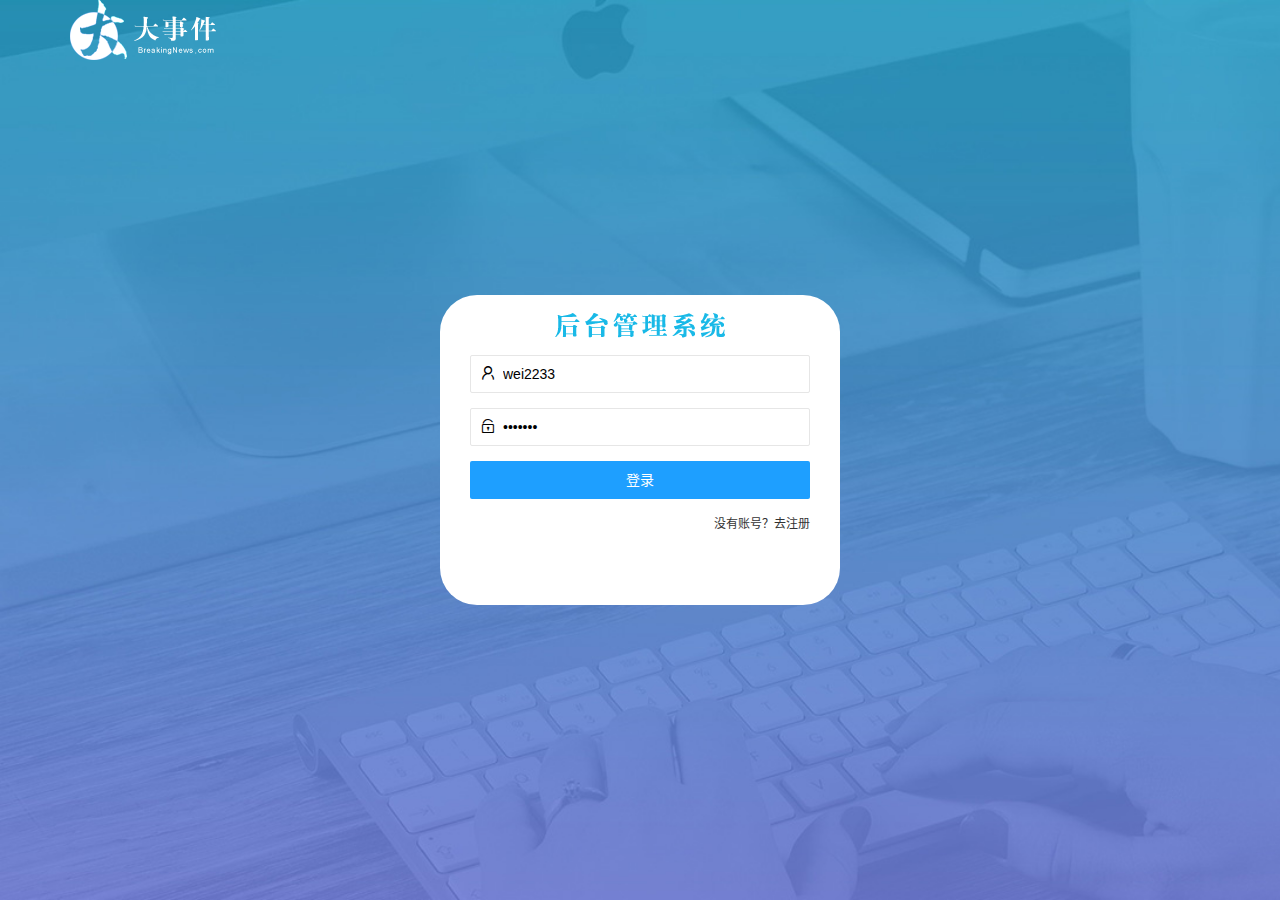
<file: login.html>
<!DOCTYPE html>
<html lang="zh-CN">

<head>
    <meta charset="UTF-8">
    <meta name="viewport" content="width=device-width, initial-scale=1.0" />
    <title>Document</title>
    <!-- 先引入layui的样式 -->
    <link rel="stylesheet" href="/assets/lib/layui/css/layui.css">
    <!-- 引入自己的样式文件 -->
    <link rel="stylesheet" href="/assets/login.css">
</head>

<body>
    <!-- 顶部login -->
    <div class="layui-main">
        <img src="/assets/images/logo.png" alt="">
    </div>
    <!-- 注册和登录区域 -->
    <div class="loginBox">
        <!-- 注册和登录标题图片 -->
        <div class="title_box"></div>
        <!-- 登录区域 -->
        <div class="login-box">
            <form class="layui-form" id="form_login">
                <div class="layui-form-item">
                    <i class="layui-icon layui-icon-username"></i>
                    <input type="text" value="wei2233" name="username" required lay-verify="required" placeholder="请输入用户名" autocomplete="off" class="layui-input">
                </div>

                <div class="layui-form-item">
                    <i class="layui-icon layui-icon-password"></i>
                    <input type="password" value="wei2233" name="password" required lay-verify="required|pwd" placeholder="请输入密码" autocomplete="off" class="layui-input">
                </div>

                <div class="layui-form-item">
                    <!-- lay-submit属性必须存在，后面会有submit事件绑定 -->
                    <button class="layui-btn layui-btn-fluid layui-btn-normal" lay-submit>登录</button>
                </div>

                <div class="layui-form-item links">
                    <a href="javascript:;" id="link_reg">没有账号？去注册</a> </div>
            </form>


        </div>
        <!-- 注册区域 -->
        <div class="reg-box" style="display: none;">

            <!-- 注册 -->
            <form class="layui-form" id="form_reg">
                <div class="layui-form-item">
                    <i class="layui-icon layui-icon-username"></i>
                    <input type="text" name="username" required lay-verify="required" placeholder="请输入用户名" autocomplete="off" class="layui-input">
                </div>

                <div class="layui-form-item">
                    <i class="layui-icon layui-icon-password"></i>
                    <input type="password" name="password" required lay-verify="required|pwd" placeholder="请输入密码" autocomplete="off" class="layui-input">
                </div>
                <div class="layui-form-item">
                    <i class="layui-icon layui-icon-password"></i>
                    <input type="password" name="password" required lay-verify="required|pwd|repwd" placeholder="再次输入密码" autocomplete="off" class="layui-input">
                </div>
                <div class="layui-form-item">
                    <!-- lay-submit属性必须存在，后面会有submit事件绑定 -->
                    <button class="layui-btn layui-btn-fluid layui-btn-normal" lay-submit>注册</button>
                </div>

                <div class="layui-form-item links">
                    <a href="javascript:;" id="link_login">已有账号？去登陆</a>
            </form>
            </div>
        </div>
        <!-- 导入layui的js文件 -->
        <!-- 这个文件中没有使用window.onload。所以要求全部写到最底端 -->
        <script src="/assets/lib/layui/layui.all.js"></script>
        <!-- 引入jquery -->
        <script src="/assets/lib/jquery.js"></script>
        <!-- 导入自己封装的 baseAPI.js -->
        <script src="/assets/js/baseAPI.js"></script>
        <!-- 引入login.js -->
        <script src="/assets/js/login.js"></script>
</body>

</html>
</file>
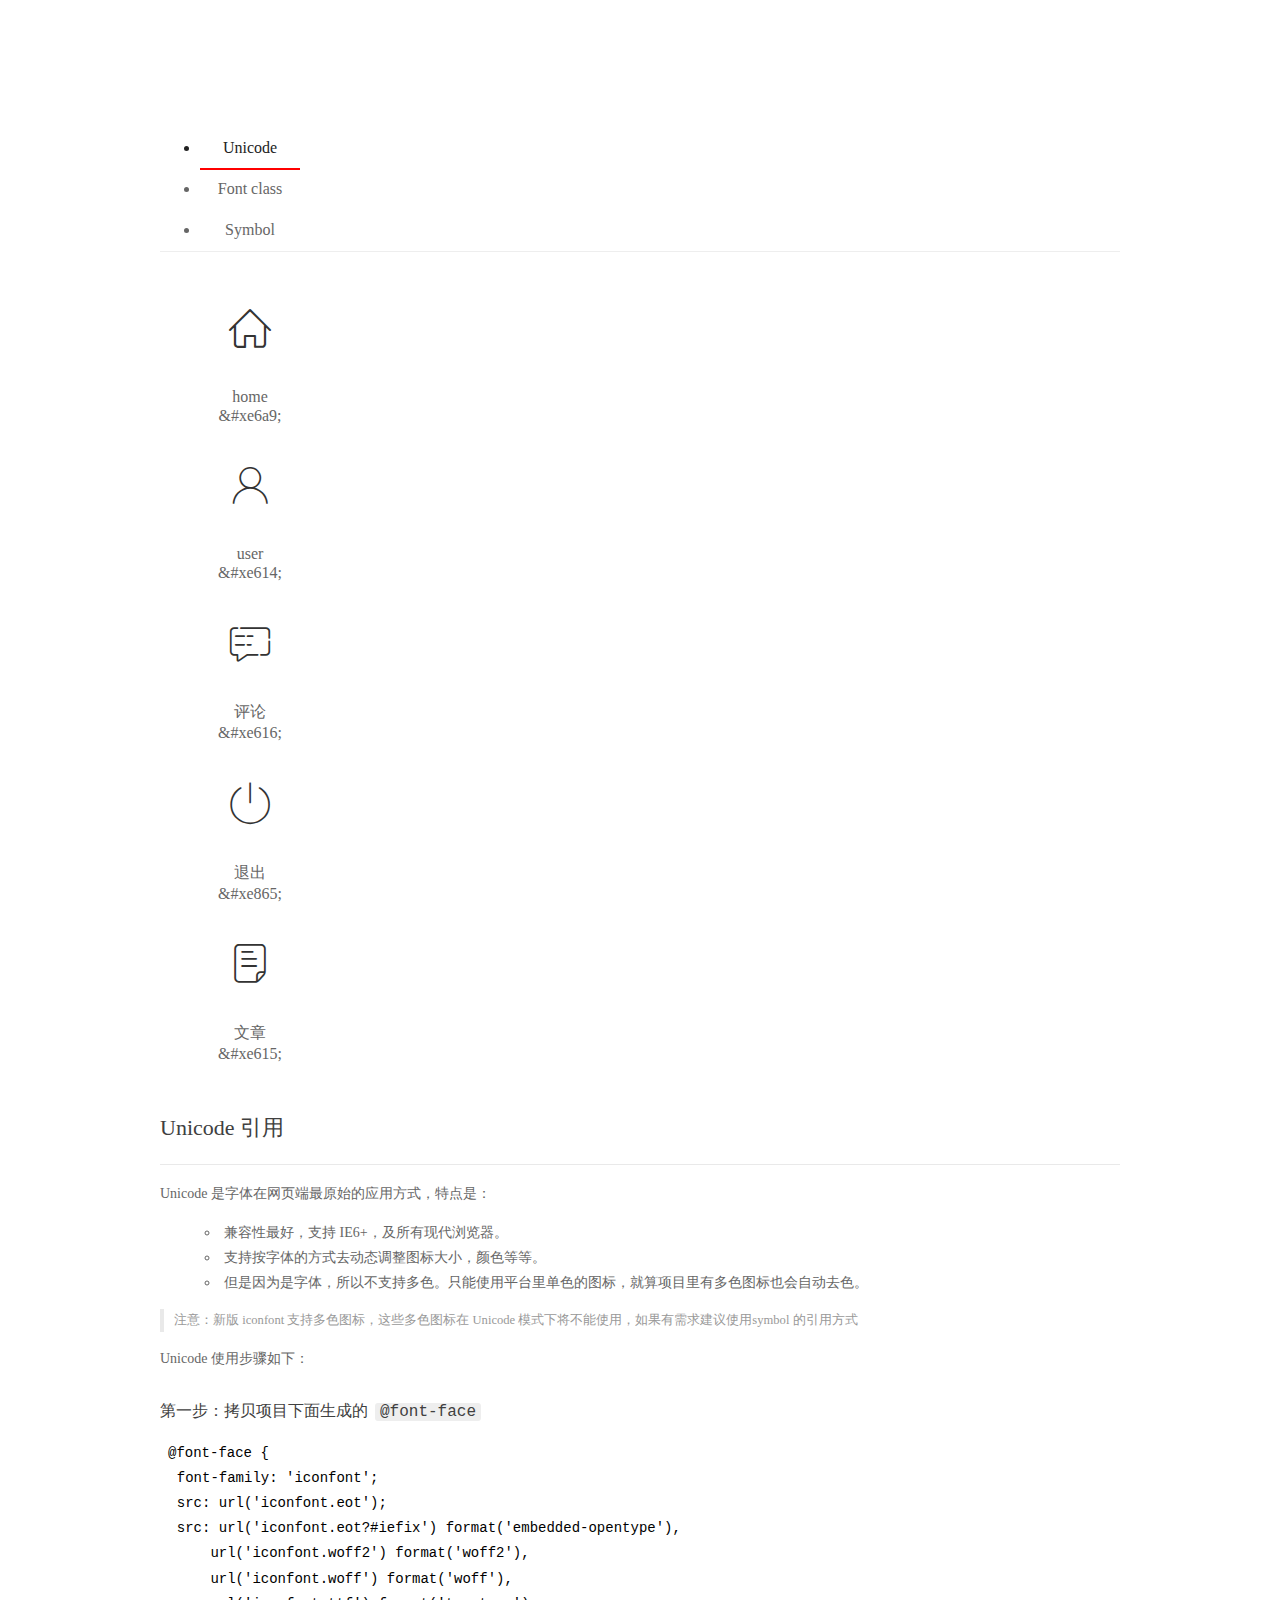
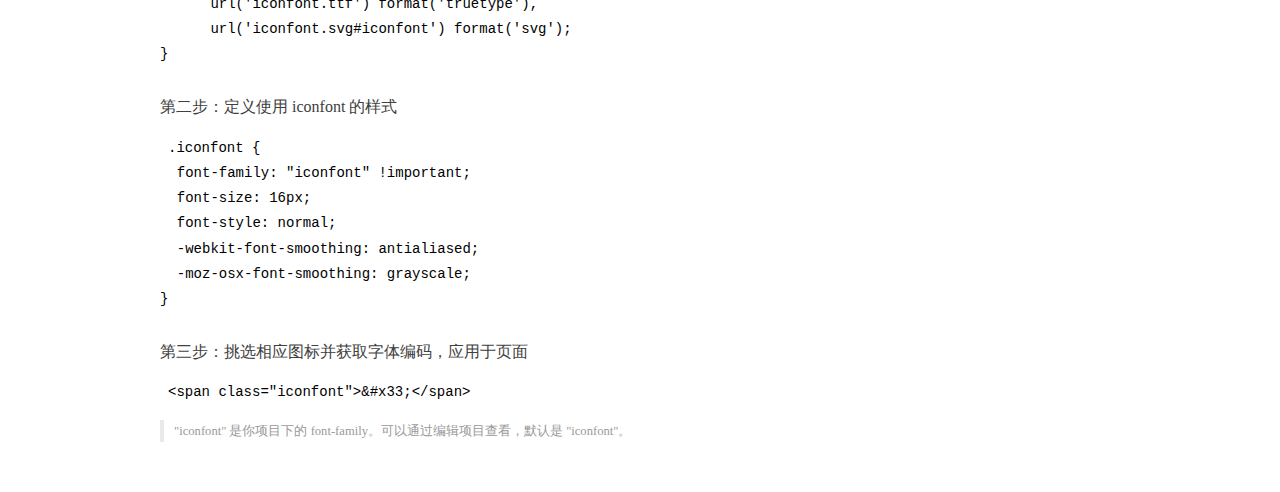
<file: fonts/demo_index.html>
<!DOCTYPE html>
<html>
<head>
  <meta charset="utf-8"/>
  <title>IconFont Demo</title>
  <link rel="shortcut icon" href="https://gtms04.alicdn.com/tps/i4/TB1_oz6GVXXXXaFXpXXJDFnIXXX-64-64.ico" type="image/x-icon"/>
  <link rel="stylesheet" href="https://g.alicdn.com/thx/cube/1.3.2/cube.min.css">
  <link rel="stylesheet" href="demo.css">
  <link rel="stylesheet" href="iconfont.css">
  <script src="iconfont.js"></script>
  <!-- jQuery -->
  <script src="https://a1.alicdn.com/oss/uploads/2018/12/26/7bfddb60-08e8-11e9-9b04-53e73bb6408b.js"></script>
  <!-- 代码高亮 -->
  <script src="https://a1.alicdn.com/oss/uploads/2018/12/26/a3f714d0-08e6-11e9-8a15-ebf944d7534c.js"></script>
</head>
<body>
  <div class="main">
    <h1 class="logo"><a href="https://www.iconfont.cn/" title="iconfont 首页" target="_blank">&#xe86b;</a></h1>
    <div class="nav-tabs">
      <ul id="tabs" class="dib-box">
        <li class="dib active"><span>Unicode</span></li>
        <li class="dib"><span>Font class</span></li>
        <li class="dib"><span>Symbol</span></li>
      </ul>
      
    </div>
    <div class="tab-container">
      <div class="content unicode" style="display: block;">
          <ul class="icon_lists dib-box">
          
            <li class="dib">
              <span class="icon iconfont">&#xe6a9;</span>
                <div class="name">home</div>
                <div class="code-name">&amp;#xe6a9;</div>
              </li>
          
            <li class="dib">
              <span class="icon iconfont">&#xe614;</span>
                <div class="name">user</div>
                <div class="code-name">&amp;#xe614;</div>
              </li>
          
            <li class="dib">
              <span class="icon iconfont">&#xe616;</span>
                <div class="name">评论</div>
                <div class="code-name">&amp;#xe616;</div>
              </li>
          
            <li class="dib">
              <span class="icon iconfont">&#xe865;</span>
                <div class="name">退出</div>
                <div class="code-name">&amp;#xe865;</div>
              </li>
          
            <li class="dib">
              <span class="icon iconfont">&#xe615;</span>
                <div class="name">文章</div>
                <div class="code-name">&amp;#xe615;</div>
              </li>
          
          </ul>
          <div class="article markdown">
          <h2 id="unicode-">Unicode 引用</h2>
          <hr>

          <p>Unicode 是字体在网页端最原始的应用方式，特点是：</p>
          <ul>
            <li>兼容性最好，支持 IE6+，及所有现代浏览器。</li>
            <li>支持按字体的方式去动态调整图标大小，颜色等等。</li>
            <li>但是因为是字体，所以不支持多色。只能使用平台里单色的图标，就算项目里有多色图标也会自动去色。</li>
          </ul>
          <blockquote>
            <p>注意：新版 iconfont 支持多色图标，这些多色图标在 Unicode 模式下将不能使用，如果有需求建议使用symbol 的引用方式</p>
          </blockquote>
          <p>Unicode 使用步骤如下：</p>
          <h3 id="-font-face">第一步：拷贝项目下面生成的 <code>@font-face</code></h3>
<pre><code class="language-css"
>@font-face {
  font-family: 'iconfont';
  src: url('iconfont.eot');
  src: url('iconfont.eot?#iefix') format('embedded-opentype'),
      url('iconfont.woff2') format('woff2'),
      url('iconfont.woff') format('woff'),
      url('iconfont.ttf') format('truetype'),
      url('iconfont.svg#iconfont') format('svg');
}
</code></pre>
          <h3 id="-iconfont-">第二步：定义使用 iconfont 的样式</h3>
<pre><code class="language-css"
>.iconfont {
  font-family: "iconfont" !important;
  font-size: 16px;
  font-style: normal;
  -webkit-font-smoothing: antialiased;
  -moz-osx-font-smoothing: grayscale;
}
</code></pre>
          <h3 id="-">第三步：挑选相应图标并获取字体编码，应用于页面</h3>
<pre>
<code class="language-html"
>&lt;span class="iconfont"&gt;&amp;#x33;&lt;/span&gt;
</code></pre>
          <blockquote>
            <p>"iconfont" 是你项目下的 font-family。可以通过编辑项目查看，默认是 "iconfont"。</p>
          </blockquote>
          </div>
      </div>
      <div class="content font-class">
        <ul class="icon_lists dib-box">
          
          <li class="dib">
            <span class="icon iconfont icon-home"></span>
            <div class="name">
              home
            </div>
            <div class="code-name">.icon-home
            </div>
          </li>
          
          <li class="dib">
            <span class="icon iconfont icon-user"></span>
            <div class="name">
              user
            </div>
            <div class="code-name">.icon-user
            </div>
          </li>
          
          <li class="dib">
            <span class="icon iconfont icon-pinglun"></span>
            <div class="name">
              评论
            </div>
            <div class="code-name">.icon-pinglun
            </div>
          </li>
          
          <li class="dib">
            <span class="icon iconfont icon-tuichu"></span>
            <div class="name">
              退出
            </div>
            <div class="code-name">.icon-tuichu
            </div>
          </li>
          
          <li class="dib">
            <span class="icon iconfont icon-16"></span>
            <div class="name">
              文章
            </div>
            <div class="code-name">.icon-16
            </div>
          </li>
          
        </ul>
        <div class="article markdown">
        <h2 id="font-class-">font-class 引用</h2>
        <hr>

        <p>font-class 是 Unicode 使用方式的一种变种，主要是解决 Unicode 书写不直观，语意不明确的问题。</p>
        <p>与 Unicode 使用方式相比，具有如下特点：</p>
        <ul>
          <li>兼容性良好，支持 IE8+，及所有现代浏览器。</li>
          <li>相比于 Unicode 语意明确，书写更直观。可以很容易分辨这个 icon 是什么。</li>
          <li>因为使用 class 来定义图标，所以当要替换图标时，只需要修改 class 里面的 Unicode 引用。</li>
          <li>不过因为本质上还是使用的字体，所以多色图标还是不支持的。</li>
        </ul>
        <p>使用步骤如下：</p>
        <h3 id="-fontclass-">第一步：引入项目下面生成的 fontclass 代码：</h3>
<pre><code class="language-html">&lt;link rel="stylesheet" href="./iconfont.css"&gt;
</code></pre>
        <h3 id="-">第二步：挑选相应图标并获取类名，应用于页面：</h3>
<pre><code class="language-html">&lt;span class="iconfont icon-xxx"&gt;&lt;/span&gt;
</code></pre>
        <blockquote>
          <p>"
            iconfont" 是你项目下的 font-family。可以通过编辑项目查看，默认是 "iconfont"。</p>
        </blockquote>
      </div>
      </div>
      <div class="content symbol">
          <ul class="icon_lists dib-box">
          
            <li class="dib">
                <svg class="icon svg-icon" aria-hidden="true">
                  <use xlink:href="#icon-home"></use>
                </svg>
                <div class="name">home</div>
                <div class="code-name">#icon-home</div>
            </li>
          
            <li class="dib">
                <svg class="icon svg-icon" aria-hidden="true">
                  <use xlink:href="#icon-user"></use>
                </svg>
                <div class="name">user</div>
                <div class="code-name">#icon-user</div>
            </li>
          
            <li class="dib">
                <svg class="icon svg-icon" aria-hidden="true">
                  <use xlink:href="#icon-pinglun"></use>
                </svg>
                <div class="name">评论</div>
                <div class="code-name">#icon-pinglun</div>
            </li>
          
            <li class="dib">
                <svg class="icon svg-icon" aria-hidden="true">
                  <use xlink:href="#icon-tuichu"></use>
                </svg>
                <div class="name">退出</div>
                <div class="code-name">#icon-tuichu</div>
            </li>
          
            <li class="dib">
                <svg class="icon svg-icon" aria-hidden="true">
                  <use xlink:href="#icon-16"></use>
                </svg>
                <div class="name">文章</div>
                <div class="code-name">#icon-16</div>
            </li>
          
          </ul>
          <div class="article markdown">
          <h2 id="symbol-">Symbol 引用</h2>
          <hr>

          <p>这是一种全新的使用方式，应该说这才是未来的主流，也是平台目前推荐的用法。相关介绍可以参考这篇<a href="">文章</a>
            这种用法其实是做了一个 SVG 的集合，与另外两种相比具有如下特点：</p>
          <ul>
            <li>支持多色图标了，不再受单色限制。</li>
            <li>通过一些技巧，支持像字体那样，通过 <code>font-size</code>, <code>color</code> 来调整样式。</li>
            <li>兼容性较差，支持 IE9+，及现代浏览器。</li>
            <li>浏览器渲染 SVG 的性能一般，还不如 png。</li>
          </ul>
          <p>使用步骤如下：</p>
          <h3 id="-symbol-">第一步：引入项目下面生成的 symbol 代码：</h3>
<pre><code class="language-html">&lt;script src="./iconfont.js"&gt;&lt;/script&gt;
</code></pre>
          <h3 id="-css-">第二步：加入通用 CSS 代码（引入一次就行）：</h3>
<pre><code class="language-html">&lt;style&gt;
.icon {
  width: 1em;
  height: 1em;
  vertical-align: -0.15em;
  fill: currentColor;
  overflow: hidden;
}
&lt;/style&gt;
</code></pre>
          <h3 id="-">第三步：挑选相应图标并获取类名，应用于页面：</h3>
<pre><code class="language-html">&lt;svg class="icon" aria-hidden="true"&gt;
  &lt;use xlink:href="#icon-xxx"&gt;&lt;/use&gt;
&lt;/svg&gt;
</code></pre>
          </div>
      </div>

    </div>
  </div>
  <script>
  $(document).ready(function () {
      $('.tab-container .content:first').show()

      $('#tabs li').click(function (e) {
        var tabContent = $('.tab-container .content')
        var index = $(this).index()

        if ($(this).hasClass('active')) {
          return
        } else {
          $('#tabs li').removeClass('active')
          $(this).addClass('active')

          tabContent.hide().eq(index).fadeIn()
        }
      })
    })
  </script>
</body>
</html>
</file>
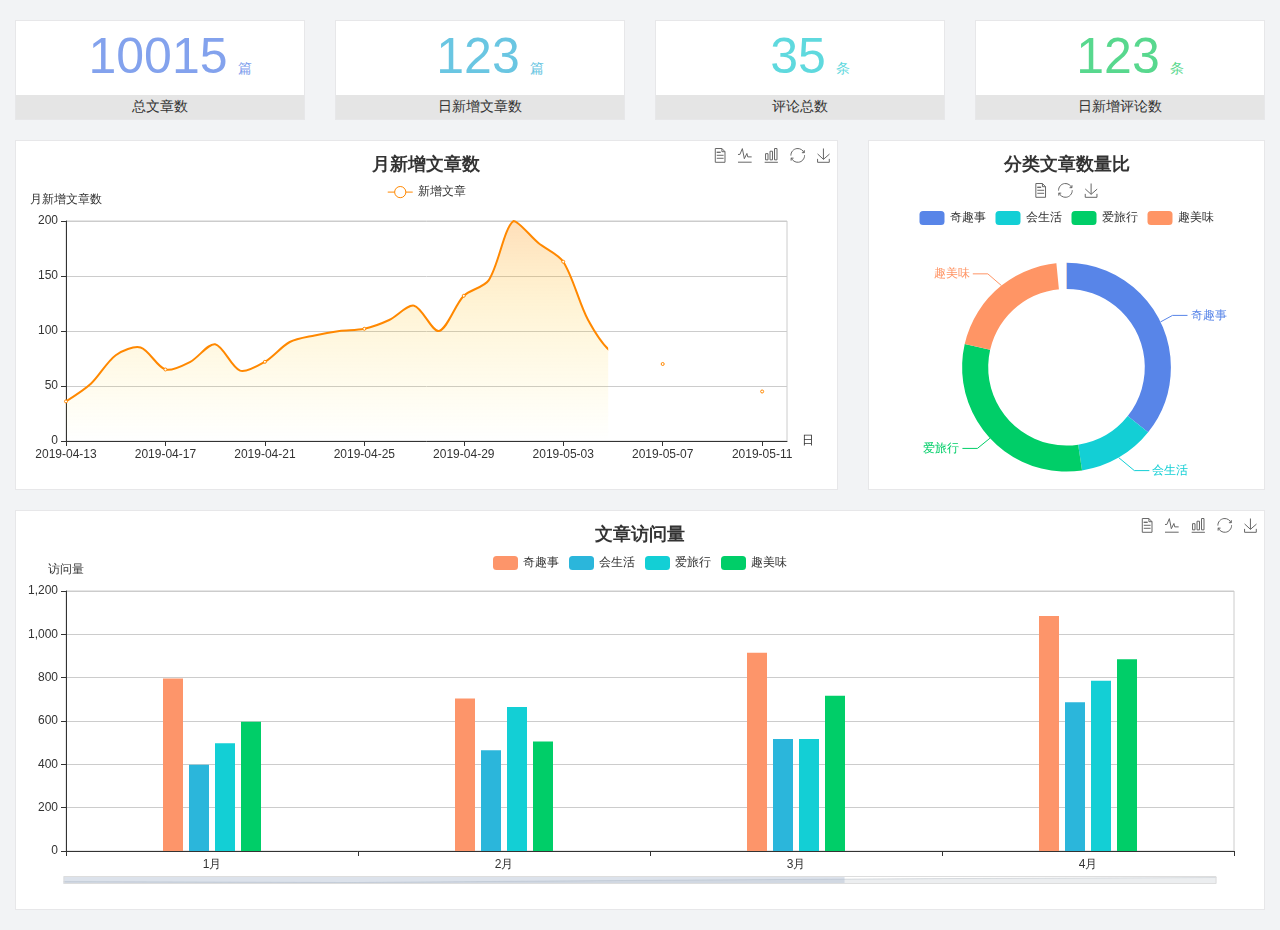
<file: home/dashboard.html>
<!DOCTYPE html>
<html lang="en">

<head>
    <meta charset="UTF-8">
    <meta name="viewport" content="width=device-width, initial-scale=1.0">
    <meta http-equiv="X-UA-Compatible" content="ie=edge">
    <title>图表统计</title>
    <link rel="stylesheet" href="/assets/lib/bootstrap.css" />
    <link rel="stylesheet" href="/assets/lib/main.css" />
    <script src="/assets/lib/jquery.js"></script>
    <script type="text/javascript" src="/assets/lib/echarts.min.js"></script>
</head>

<body>
    <div class="container-fluid">
        <div class="row spannel_list">
            <div class="col-sm-3 col-xs-6">
                <div class="spannel">
                    <em>10015</em><span>篇</span>
                    <b>总文章数</b>
                </div>
            </div>
            <div class="col-sm-3 col-xs-6">
                <div class="spannel scolor01">
                    <em>123</em><span>篇</span>
                    <b>日新增文章数</b>
                </div>
            </div>
            <div class="col-sm-3 col-xs-6">
                <div class="spannel scolor02">
                    <em>35</em><span>条</span>
                    <b>评论总数</b>
                </div>
            </div>
            <div class="col-sm-3 col-xs-6">
                <div class="spannel scolor03">
                    <em>123</em><span>条</span>
                    <b>日新增评论数</b>
                </div>
            </div>
        </div>
    </div>

    <div class="container-fluid">
        <div class="row curve-pie">
            <div class="col-lg-8 col-md-8">
                <div class="gragh_pannel" id="curve_show"></div>
            </div>
            <div class="col-lg-4 col-md-4">
                <div class="gragh_pannel" id="pie_show"></div>
            </div>
        </div>
    </div>

    <div class="container-fluid">
        <div class="column_pannel" id="column_show"></div>
    </div>

    <script>
        var oChart = echarts.init(document.getElementById('curve_show'));
        var aList_all = [{
            'count': 36,
            'date': '2019-04-13'
        }, {
            'count': 52,
            'date': '2019-04-14'
        }, {
            'count': 78,
            'date': '2019-04-15'
        }, {
            'count': 85,
            'date': '2019-04-16'
        }, {
            'count': 65,
            'date': '2019-04-17'
        }, {
            'count': 72,
            'date': '2019-04-18'
        }, {
            'count': 88,
            'date': '2019-04-19'
        }, {
            'count': 64,
            'date': '2019-04-20'
        }, {
            'count': 72,
            'date': '2019-04-21'
        }, {
            'count': 90,
            'date': '2019-04-22'
        }, {
            'count': 96,
            'date': '2019-04-23'
        }, {
            'count': 100,
            'date': '2019-04-24'
        }, {
            'count': 102,
            'date': '2019-04-25'
        }, {
            'count': 110,
            'date': '2019-04-26'
        }, {
            'count': 123,
            'date': '2019-04-27'
        }, {
            'count': 100,
            'date': '2019-04-28'
        }, {
            'count': 132,
            'date': '2019-04-29'
        }, {
            'count': 146,
            'date': '2019-04-30'
        }, {
            'count': 200,
            'date': '2019-05-01'
        }, {
            'count': 180,
            'date': '2019-05-02'
        }, {
            'count': 163,
            'date': '2019-05-03'
        }, {
            'count': 110,
            'date': '2019-05-04'
        }, {
            'count': 80,
            'date': '2019-05-05'
        }, {
            'count': 82,
            'date': '2019-05-06'
        }, {
            'count': 70,
            'date': '2019-05-07'
        }, {
            'count': 65,
            'date': '2019-05-08'
        }, {
            'count': 54,
            'date': '2019-05-09'
        }, {
            'count': 40,
            'date': '2019-05-10'
        }, {
            'count': 45,
            'date': '2019-05-11'
        }, {
            'count': 38,
            'date': '2019-05-12'
        }, ];

        let aCount = [];
        let aDate = [];

        for (var i = 0; i < aList_all.length; i++) {
            aCount.push(aList_all[i].count);
            aDate.push(aList_all[i].date);
        }

        var chartopt = {
            title: {
                text: '月新增文章数',
                left: 'center',
                top: '10'
            },
            tooltip: {
                trigger: 'axis'
            },
            legend: {
                data: ['新增文章'],
                top: '40'
            },
            toolbox: {
                show: true,
                feature: {
                    mark: {
                        show: true
                    },
                    dataView: {
                        show: true,
                        readOnly: false
                    },
                    magicType: {
                        show: true,
                        type: ['line', 'bar']
                    },
                    restore: {
                        show: true
                    },
                    saveAsImage: {
                        show: true
                    }
                }
            },
            calculable: true,
            xAxis: [{
                name: '日',
                type: 'category',
                boundaryGap: false,
                data: aDate
            }],
            yAxis: [{
                name: '月新增文章数',
                type: 'value'
            }],
            series: [{
                name: '新增文章',
                type: 'line',
                smooth: true,
                itemStyle: {
                    normal: {
                        areaStyle: {
                            type: 'default'
                        },
                        color: '#f80'
                    },
                    lineStyle: {
                        color: '#f80'
                    }
                },
                data: aCount
            }],
            areaStyle: {
                normal: {
                    color: new echarts.graphic.LinearGradient(0, 0, 0, 1, [{
                        offset: 0,
                        color: 'rgba(255,136,0,0.39)'
                    }, {
                        offset: .34,
                        color: 'rgba(255,180,0,0.25)'
                    }, {
                        offset: 1,
                        color: 'rgba(255,222,0,0.00)'
                    }])

                }
            },
            grid: {
                show: true,
                x: 50,
                x2: 50,
                y: 80,
                height: 220
            }
        };

        oChart.setOption(chartopt);


        var oPie = echarts.init(document.getElementById('pie_show'));
        var oPieopt = {
            title: {
                top: 10,
                text: '分类文章数量比',
                x: 'center'
            },
            tooltip: {
                trigger: 'item',
                formatter: "{a} <br/>{b} : {c} ({d}%)"
            },
            color: ['#5885e8', '#13cfd5', '#00ce68', '#ff9565'],
            legend: {
                x: 'center',
                top: 65,
                data: ['奇趣事', '会生活', '爱旅行', '趣美味']
            },
            toolbox: {
                show: true,
                x: 'center',
                top: 35,
                feature: {
                    mark: {
                        show: true
                    },
                    dataView: {
                        show: true,
                        readOnly: false
                    },
                    magicType: {
                        show: true,
                        type: ['pie', 'funnel'],
                        option: {
                            funnel: {
                                x: '25%',
                                width: '50%',
                                funnelAlign: 'left',
                                max: 1548
                            }
                        }
                    },
                    restore: {
                        show: true
                    },
                    saveAsImage: {
                        show: true
                    }
                }
            },
            calculable: true,
            series: [{
                name: '访问来源',
                type: 'pie',
                radius: ['45%', '60%'],
                center: ['50%', '65%'],
                data: [{
                    value: 300,
                    name: '奇趣事'
                }, {
                    value: 100,
                    name: '会生活'
                }, {
                    value: 260,
                    name: '爱旅行'
                }, {
                    value: 180,
                    name: '趣美味'
                }]
            }]
        };
        oPie.setOption(oPieopt);



        var oColumn = this.echarts.init(document.getElementById('column_show'));
        var oColumnopt = {
            title: {
                text: '文章访问量',
                left: 'center',
                top: '10'
            },
            tooltip: {
                trigger: 'axis'
            },
            legend: {
                data: ['奇趣事', '会生活', '爱旅行', '趣美味'],
                top: '40'
            },
            toolbox: {
                show: true,
                feature: {
                    mark: {
                        show: true
                    },
                    dataView: {
                        show: true,
                        readOnly: false
                    },
                    magicType: {
                        show: true,
                        type: ['line', 'bar']
                    },
                    restore: {
                        show: true
                    },
                    saveAsImage: {
                        show: true
                    }
                }
            },
            calculable: true,
            xAxis: [{
                type: 'category',
                data: ['1月', '2月', '3月', '4月', '5月']
            }],
            yAxis: [{
                name: '访问量',
                type: 'value'
            }],
            series: [{
                name: '奇趣事',
                type: 'bar',
                barWidth: 20,
                itemStyle: {
                    normal: {
                        areaStyle: {
                            type: 'default'
                        },
                        color: '#fd956a'
                    }
                },
                data: [800, 708, 920, 1090, 1200]
            }, {
                name: '会生活',
                type: 'bar',
                barWidth: 20,
                itemStyle: {
                    normal: {
                        areaStyle: {
                            type: 'default'
                        },
                        color: '#2bb6db'
                    }
                },
                data: [400, 468, 520, 690, 800]
            }, {
                name: '爱旅行',
                type: 'bar',
                barWidth: 20,
                itemStyle: {
                    normal: {
                        areaStyle: {
                            type: 'default'
                        },
                        color: '#13cfd5'
                    }
                },
                data: [500, 668, 520, 790, 900]
            }, {
                name: '趣美味',
                type: 'bar',
                barWidth: 20,
                itemStyle: {
                    normal: {
                        areaStyle: {
                            type: 'default'
                        },
                        color: '#00ce68'
                    }
                },
                data: [600, 508, 720, 890, 1000]
            }],
            grid: {
                show: true,
                x: 50,
                x2: 30,
                y: 80,
                height: 260
            },
            dataZoom: [ //给x轴设置滚动条
                {
                    start: 0, //默认为0
                    end: 100 - 1000 / 31, //默认为100
                    type: 'slider',
                    show: true,
                    xAxisIndex: [0],
                    handleSize: 0, //滑动条的 左右2个滑动条的大小
                    height: 8, //组件高度
                    left: 45, //左边的距离
                    right: 50, //右边的距离
                    bottom: 26, //右边的距离
                    handleColor: '#ddd', //h滑动图标的颜色
                    handleStyle: {
                        borderColor: "#cacaca",
                        borderWidth: "1",
                        shadowBlur: 2,
                        background: "#ddd",
                        shadowColor: "#ddd",
                    }
                }
            ]
        };
        oColumn.setOption(oColumnopt);
    </script>
</body>

</html>
</file>
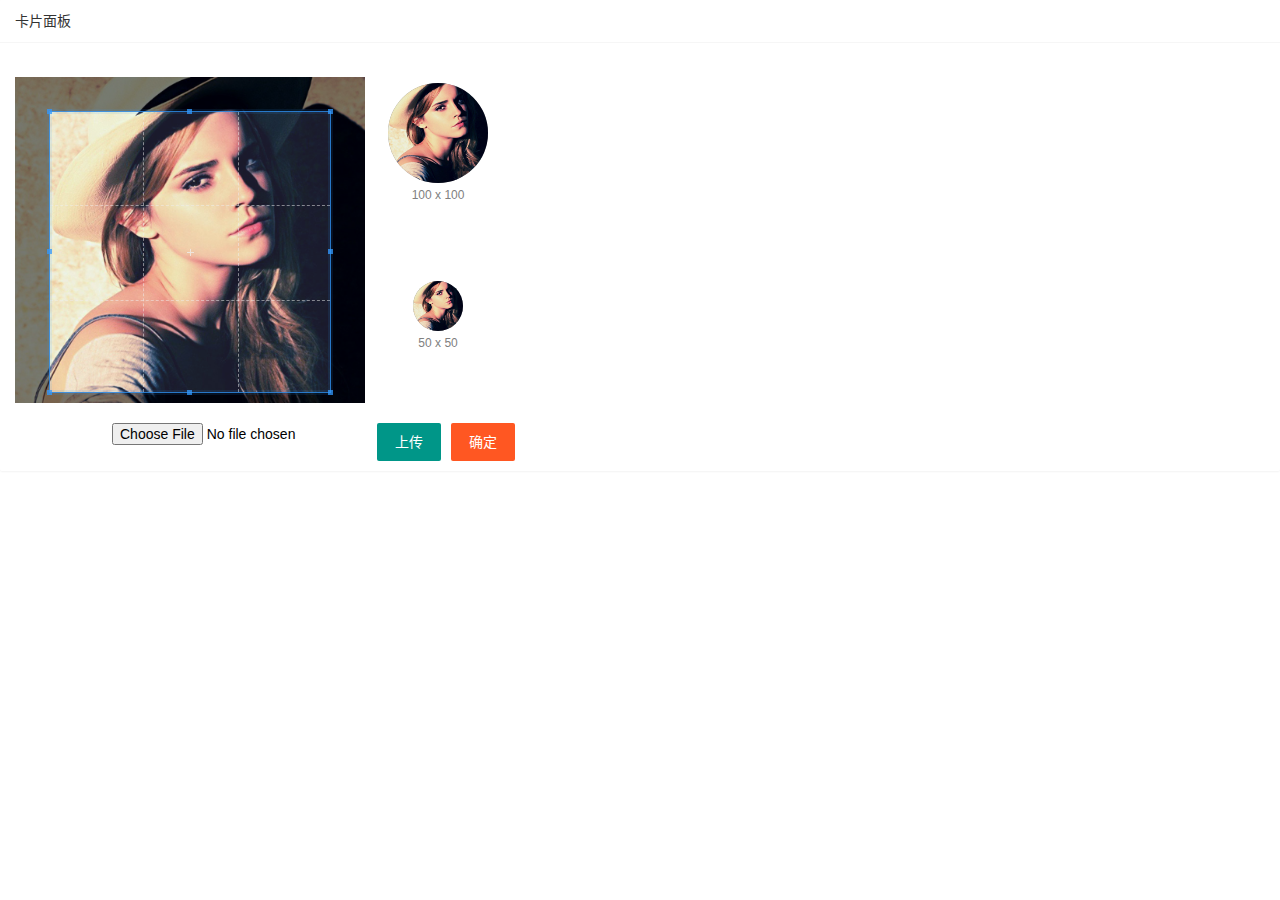
<file: user/user_avatar.html>
<!DOCTYPE html>
<html lang="zh-CN">

<head>
    <meta charset="UTF-8">
    <meta name="viewport" content="width=device-width, initial-scale=1.0">
    <title>Document</title>
    <link rel="stylesheet" href="/assets/lib/layui/css/layui.css">
    <link rel="stylesheet" href="/assets/lib/cropper/cropper.css">
    <link rel="stylesheet" href="/assets/css/user/user_avatar.css">

</head>

<body>
    <div class="layui-card">
        <div class="layui-card-header">卡片面板</div>
        <div class="layui-card-body">

            <!-- 第一行的图片裁剪和预览区域 -->
            <div class="row1">
                <!-- 图片裁剪区域 -->
                <div class="cropper-box">
                    <!-- 这个 img 标签很重要，将来会把它初始化为裁剪区域 -->     <img id="image" src="/assets/images/sample.jpg" />    </div>
                <!-- 图片的预览区域 -->
                <div class="preview-box">
                    <div>
                        <!-- 宽高为 100px 的预览区域 -->
                        <div class="img-preview w100"></div>
                        <p class="size">100 x 100</p>      </div>
                    <div>
                        <!-- 宽高为 50px 的预览区域 -->
                        <div class="img-preview w50"></div>
                        <p class="size">50 x 50</p>      </div>    </div>  </div>

            <!-- 第二行的按钮区域 -->
            <div class="row2">
                <!-- accept选择文件类型 -->
                <input type="file" id="file" accept="image/png,img/jpeg">
                <button id="btnChooseImage" type="button" class="layui-btn">上传</button>
                <button id="btnUpload" type="button" class="layui-btn layui-btn-danger">确定</button>
            </div>
        </div>
    </div>

    <!-- 导入 layui 的JS文件 -->
    <script src="/assets/lib/layui/layui.all.js"></script>
    <!-- 导入 jQuery -->
    <script src="/assets/lib/jquery.js"></script>
    <script src="/assets/lib/cropper/Cropper.js"></script>
    <script src="/assets/lib/cropper/jquery-cropper.js"></script>
    <!-- 导入自己封装的 baseAPI -->
    <script src="/assets/js/baseAPI.js"></script>
    <!-- 导入自己的 js 文件 -->
    <script src="/assets/js/user/user_avatar.js"></script>
</body>

</html>
</file>
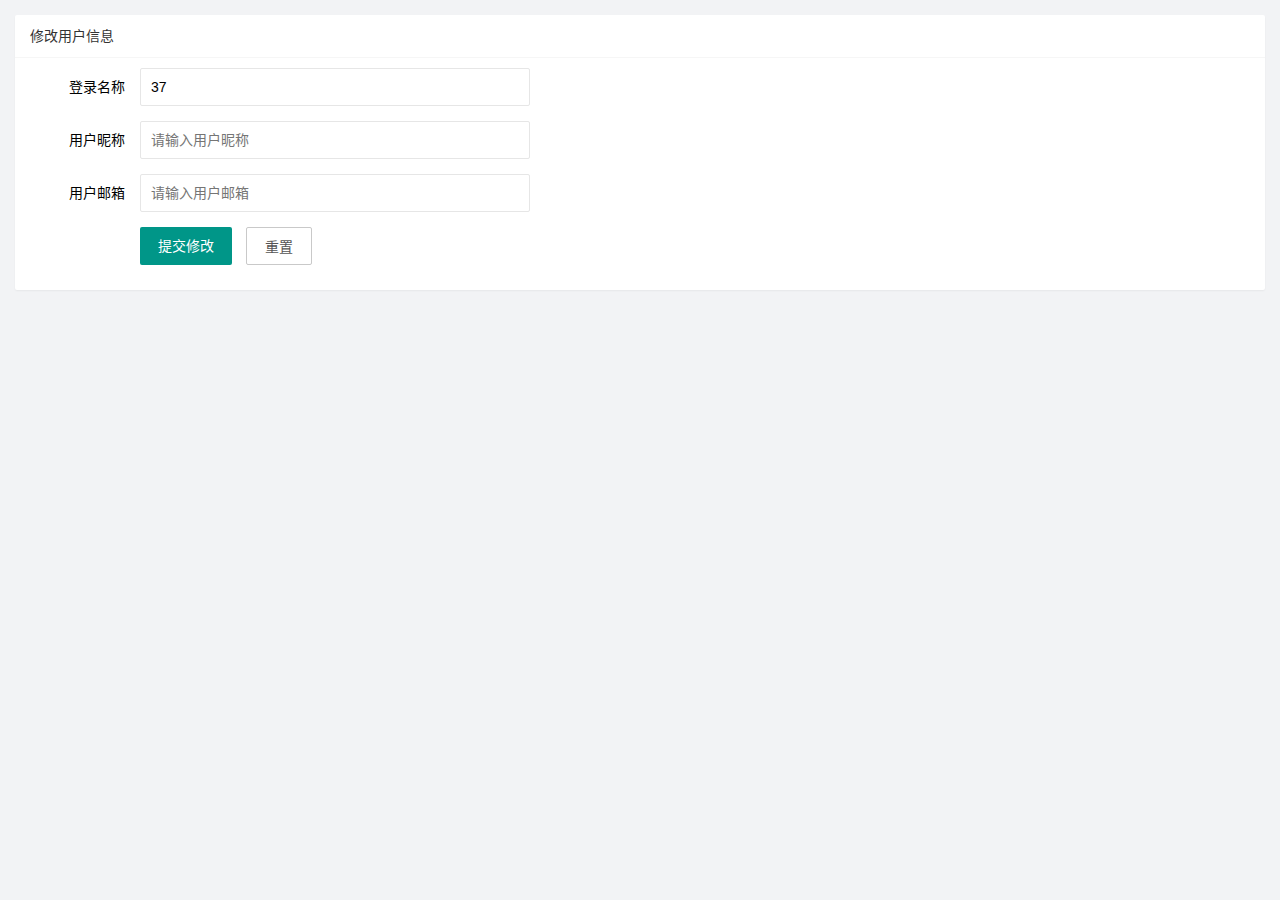
<file: user/user_info.html>
<!DOCTYPE html>
<html lang="zh-CN">

<head>
    <meta charset="UTF-8">
    <meta name="viewport" content="width=device-width, initial-scale=1.0">
    <title>基本资料</title>
    <!-- 引入layui样式 -->
    <link rel="stylesheet" href="/assets/lib/layui/css/layui.css">
    <link rel="stylesheet" href="/assets/css/user/user_info.css">
</head>

<body>
    <!-- 卡片区域 -->
    <div class="layui-card">
        <div class="layui-card-header">修改用户信息</div>
        <div class="layui-card-body">
            <form class="layui-form" lay-filter="formUserInfo">
                <!-- 隐藏域保存id -->
                <input type="hidden" name="id">
                <!-- 用户名 -->
                <div class="layui-form-item">
                    <label class="layui-form-label">登录名称</label>
                    <div class="layui-input-block">
                        <input value="37" type="text" name="username" readonly required lay-verify="required" placeholder="请输入登录名称" autocomplete="off" class="layui-input">
                    </div>
                </div>
                <div class="layui-form-item">
                    <label class="layui-form-label">用户昵称</label>
                    <div class="layui-input-block">
                        <input type="text" name="nickname" required lay-verify="required|nickname" placeholder="请输入用户昵称" autocomplete="off" class="layui-input">
                    </div>
                </div>
                <div class="layui-form-item">
                    <label class="layui-form-label">用户邮箱</label>
                    <div class="layui-input-block">
                        <input type="text" name="email" required lay-verify="required|email" placeholder="请输入用户邮箱" autocomplete="off" class="layui-input">
                    </div>
                </div>
                <div class="layui-form-item">
                    <div class="layui-input-block">
                        <button class="layui-btn" lay-submit lay-filter="formDemo">提交修改</button>
                        <button type="reset" class="layui-btn layui-btn-primary" id="btnReset">重置</button>
                    </div>
                </div>
            </form>
        </div>

    </div>
    <!-- 引入layui.all.js -->
    <script src="/assets/lib/layui/layui.all.js"></script>
    <!-- 引入jQuery -->
    <script src="/assets/lib/jquery.js"></script>
    <!-- 引入baseAPI-->
    <script src="/assets/js/baseAPI.js"></script>
    <!-- 引入本页面对应的js -->
    <script src="/assets/js/user/user_info.js">
    </script>
</body>

</html>
</file>
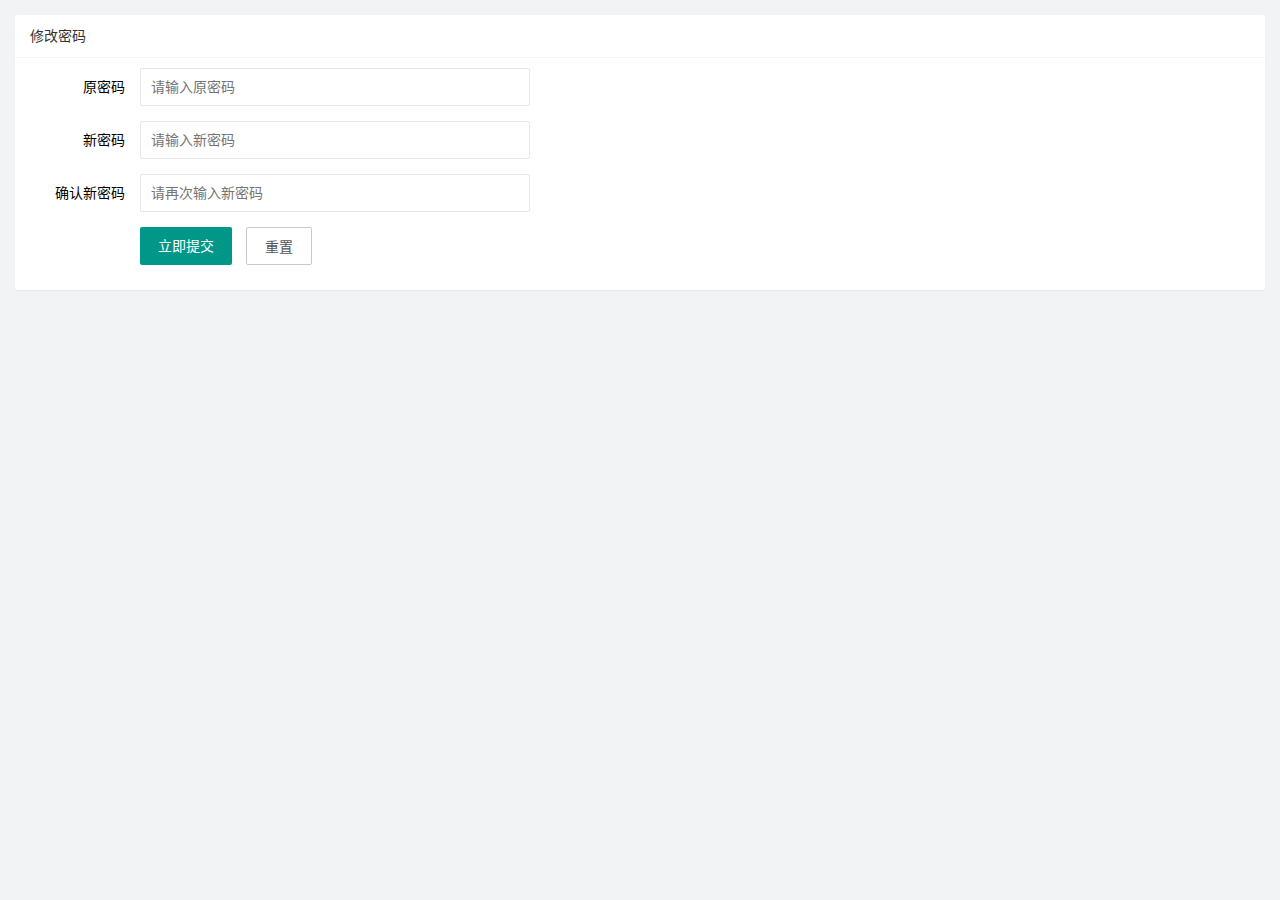
<file: user/user_pwd.html>
<!DOCTYPE html>
<html lang="zh-CN">

<head>
    <meta charset="UTF-8">
    <meta name="viewport" content="width=device-width, initial-scale=1.0">
    <title>Document</title>
    <link rel="stylesheet" href="/assets/lib/layui/css/layui.css">

    <link rel="stylesheet" href="/assets/css/user/user_pwd.css">
</head>

<body>
    <div class="layui-card">
        <div class="layui-card-header">修改密码</div>
        <div class="layui-card-body">



            <form class="layui-form" action="">
                <div class="layui-form-item">
                    <label class="layui-form-label">原密码</label>
                    <div class="layui-input-block">
                        <input type="text" name="oldPwd" required lay-verify="required|pwd" placeholder="请输入原密码" autocomplete="off" class="layui-input">
                    </div>
                </div>
                <div class="layui-form-item">
                    <label class="layui-form-label">新密码</label>
                    <div class="layui-input-block">
                        <input type="text" name="newPwd" required lay-verify="required|pwd|samePwd" placeholder="请输入新密码" autocomplete="off" class="layui-input">
                    </div>
                </div>
                <div class="layui-form-item">
                    <label class="layui-form-label">确认新密码</label>
                    <div class="layui-input-block">
                        <input type="text" name="rePwd" required lay-verify="required|pwd|rePwd" placeholder="请再次输入新密码" autocomplete="off" class="layui-input">
                    </div>
                </div>
                <div class="layui-form-item">
                    <div class="layui-input-block">
                        <button class="layui-btn" lay-submit lay-filter="formDemo">立即提交</button>
                        <button type="reset" class="layui-btn layui-btn-primary">重置</button>
                    </div>
                </div>
            </form>
        </div>
    </div>
    <!-- 导入 layui 的JS文件 -->
    <script src="/assets/lib/layui/layui.all.js"></script>
    <!-- 导入 jQuery -->
    <script src="/assets/lib/jquery.js"></script>
    <!-- 导入自己封装的 baseAPI -->
    <script src="/assets/js/baseAPI.js"></script>
    <!-- 导入自己的 js 文件 -->
    <script src="/assets/js/user/user_pwd.js"></script>
</body>

</html>
</file>
<file: assets/lib/layui/css/layui.css>
/** layui-v2.5.5 MIT License By https://www.layui.com */
 .layui-inline,img{display:inline-block;vertical-align:middle}h1,h2,h3,h4,h5,h6{font-weight:400}.layui-edge,.layui-header,.layui-inline,.layui-main{position:relative}.layui-body,.layui-edge,.layui-elip{overflow:hidden}.layui-btn,.layui-edge,.layui-inline,img{vertical-align:middle}.layui-btn,.layui-disabled,.layui-icon,.layui-unselect{-moz-user-select:none;-webkit-user-select:none;-ms-user-select:none}.layui-elip,.layui-form-checkbox span,.layui-form-pane .layui-form-label{text-overflow:ellipsis;white-space:nowrap}.layui-breadcrumb,.layui-tree-btnGroup{visibility:hidden}blockquote,body,button,dd,div,dl,dt,form,h1,h2,h3,h4,h5,h6,input,li,ol,p,pre,td,textarea,th,ul{margin:0;padding:0;-webkit-tap-highlight-color:rgba(0,0,0,0)}a:active,a:hover{outline:0}img{border:none}li{list-style:none}table{border-collapse:collapse;border-spacing:0}h4,h5,h6{font-size:100%}button,input,optgroup,option,select,textarea{font-family:inherit;font-size:inherit;font-style:inherit;font-weight:inherit;outline:0}pre{white-space:pre-wrap;white-space:-moz-pre-wrap;white-space:-pre-wrap;white-space:-o-pre-wrap;word-wrap:break-word}body{line-height:24px;font:14px Helvetica Neue,Helvetica,PingFang SC,Tahoma,Arial,sans-serif}hr{height:1px;margin:10px 0;border:0;clear:both}a{color:#333;text-decoration:none}a:hover{color:#777}a cite{font-style:normal;*cursor:pointer}.layui-border-box,.layui-border-box *{box-sizing:border-box}.layui-box,.layui-box *{box-sizing:content-box}.layui-clear{clear:both;*zoom:1}.layui-clear:after{content:'\20';clear:both;*zoom:1;display:block;height:0}.layui-inline{*display:inline;*zoom:1}.layui-edge{display:inline-block;width:0;height:0;border-width:6px;border-style:dashed;border-color:transparent}.layui-edge-top{top:-4px;border-bottom-color:#999;border-bottom-style:solid}.layui-edge-right{border-left-color:#999;border-left-style:solid}.layui-edge-bottom{top:2px;border-top-color:#999;border-top-style:solid}.layui-edge-left{border-right-color:#999;border-right-style:solid}.layui-disabled,.layui-disabled:hover{color:#d2d2d2!important;cursor:not-allowed!important}.layui-circle{border-radius:100%}.layui-show{display:block!important}.layui-hide{display:none!important}@font-face{font-family:layui-icon;src:url(../font/iconfont.eot?v=250);src:url(../font/iconfont.eot?v=250#iefix) format('embedded-opentype'),url(../font/iconfont.woff2?v=250) format('woff2'),url(../font/iconfont.woff?v=250) format('woff'),url(../font/iconfont.ttf?v=250) format('truetype'),url(../font/iconfont.svg?v=250#layui-icon) format('svg')}.layui-icon{font-family:layui-icon!important;font-size:16px;font-style:normal;-webkit-font-smoothing:antialiased;-moz-osx-font-smoothing:grayscale}.layui-icon-reply-fill:before{content:"\e611"}.layui-icon-set-fill:before{content:"\e614"}.layui-icon-menu-fill:before{content:"\e60f"}.layui-icon-search:before{content:"\e615"}.layui-icon-share:before{content:"\e641"}.layui-icon-set-sm:before{content:"\e620"}.layui-icon-engine:before{content:"\e628"}.layui-icon-close:before{content:"\1006"}.layui-icon-close-fill:before{content:"\1007"}.layui-icon-chart-screen:before{content:"\e629"}.layui-icon-star:before{content:"\e600"}.layui-icon-circle-dot:before{content:"\e617"}.layui-icon-chat:before{content:"\e606"}.layui-icon-release:before{content:"\e609"}.layui-icon-list:before{content:"\e60a"}.layui-icon-chart:before{content:"\e62c"}.layui-icon-ok-circle:before{content:"\1005"}.layui-icon-layim-theme:before{content:"\e61b"}.layui-icon-table:before{content:"\e62d"}.layui-icon-right:before{content:"\e602"}.layui-icon-left:before{content:"\e603"}.layui-icon-cart-simple:before{content:"\e698"}.layui-icon-face-cry:before{content:"\e69c"}.layui-icon-face-smile:before{content:"\e6af"}.layui-icon-survey:before{content:"\e6b2"}.layui-icon-tree:before{content:"\e62e"}.layui-icon-upload-circle:before{content:"\e62f"}.layui-icon-add-circle:before{content:"\e61f"}.layui-icon-download-circle:before{content:"\e601"}.layui-icon-templeate-1:before{content:"\e630"}.layui-icon-util:before{content:"\e631"}.layui-icon-face-surprised:before{content:"\e664"}.layui-icon-edit:before{content:"\e642"}.layui-icon-speaker:before{content:"\e645"}.layui-icon-down:before{content:"\e61a"}.layui-icon-file:before{content:"\e621"}.layui-icon-layouts:before{content:"\e632"}.layui-icon-rate-half:before{content:"\e6c9"}.layui-icon-add-circle-fine:before{content:"\e608"}.layui-icon-prev-circle:before{content:"\e633"}.layui-icon-read:before{content:"\e705"}.layui-icon-404:before{content:"\e61c"}.layui-icon-carousel:before{content:"\e634"}.layui-icon-help:before{content:"\e607"}.layui-icon-code-circle:before{content:"\e635"}.layui-icon-water:before{content:"\e636"}.layui-icon-username:before{content:"\e66f"}.layui-icon-find-fill:before{content:"\e670"}.layui-icon-about:before{content:"\e60b"}.layui-icon-location:before{content:"\e715"}.layui-icon-up:before{content:"\e619"}.layui-icon-pause:before{content:"\e651"}.layui-icon-date:before{content:"\e637"}.layui-icon-layim-uploadfile:before{content:"\e61d"}.layui-icon-delete:before{content:"\e640"}.layui-icon-play:before{content:"\e652"}.layui-icon-top:before{content:"\e604"}.layui-icon-friends:before{content:"\e612"}.layui-icon-refresh-3:before{content:"\e9aa"}.layui-icon-ok:before{content:"\e605"}.layui-icon-layer:before{content:"\e638"}.layui-icon-face-smile-fine:before{content:"\e60c"}.layui-icon-dollar:before{content:"\e659"}.layui-icon-group:before{content:"\e613"}.layui-icon-layim-download:before{content:"\e61e"}.layui-icon-picture-fine:before{content:"\e60d"}.layui-icon-link:before{content:"\e64c"}.layui-icon-diamond:before{content:"\e735"}.layui-icon-log:before{content:"\e60e"}.layui-icon-rate-solid:before{content:"\e67a"}.layui-icon-fonts-del:before{content:"\e64f"}.layui-icon-unlink:before{content:"\e64d"}.layui-icon-fonts-clear:before{content:"\e639"}.layui-icon-triangle-r:before{content:"\e623"}.layui-icon-circle:before{content:"\e63f"}.layui-icon-radio:before{content:"\e643"}.layui-icon-align-center:before{content:"\e647"}.layui-icon-align-right:before{content:"\e648"}.layui-icon-align-left:before{content:"\e649"}.layui-icon-loading-1:before{content:"\e63e"}.layui-icon-return:before{content:"\e65c"}.layui-icon-fonts-strong:before{content:"\e62b"}.layui-icon-upload:before{content:"\e67c"}.layui-icon-dialogue:before{content:"\e63a"}.layui-icon-video:before{content:"\e6ed"}.layui-icon-headset:before{content:"\e6fc"}.layui-icon-cellphone-fine:before{content:"\e63b"}.layui-icon-add-1:before{content:"\e654"}.layui-icon-face-smile-b:before{content:"\e650"}.layui-icon-fonts-html:before{content:"\e64b"}.layui-icon-form:before{content:"\e63c"}.layui-icon-cart:before{content:"\e657"}.layui-icon-camera-fill:before{content:"\e65d"}.layui-icon-tabs:before{content:"\e62a"}.layui-icon-fonts-code:before{content:"\e64e"}.layui-icon-fire:before{content:"\e756"}.layui-icon-set:before{content:"\e716"}.layui-icon-fonts-u:before{content:"\e646"}.layui-icon-triangle-d:before{content:"\e625"}.layui-icon-tips:before{content:"\e702"}.layui-icon-picture:before{content:"\e64a"}.layui-icon-more-vertical:before{content:"\e671"}.layui-icon-flag:before{content:"\e66c"}.layui-icon-loading:before{content:"\e63d"}.layui-icon-fonts-i:before{content:"\e644"}.layui-icon-refresh-1:before{content:"\e666"}.layui-icon-rmb:before{content:"\e65e"}.layui-icon-home:before{content:"\e68e"}.layui-icon-user:before{content:"\e770"}.layui-icon-notice:before{content:"\e667"}.layui-icon-login-weibo:before{content:"\e675"}.layui-icon-voice:before{content:"\e688"}.layui-icon-upload-drag:before{content:"\e681"}.layui-icon-login-qq:before{content:"\e676"}.layui-icon-snowflake:before{content:"\e6b1"}.layui-icon-file-b:before{content:"\e655"}.layui-icon-template:before{content:"\e663"}.layui-icon-auz:before{content:"\e672"}.layui-icon-console:before{content:"\e665"}.layui-icon-app:before{content:"\e653"}.layui-icon-prev:before{content:"\e65a"}.layui-icon-website:before{content:"\e7ae"}.layui-icon-next:before{content:"\e65b"}.layui-icon-component:before{content:"\e857"}.layui-icon-more:before{content:"\e65f"}.layui-icon-login-wechat:before{content:"\e677"}.layui-icon-shrink-right:before{content:"\e668"}.layui-icon-spread-left:before{content:"\e66b"}.layui-icon-camera:before{content:"\e660"}.layui-icon-note:before{content:"\e66e"}.layui-icon-refresh:before{content:"\e669"}.layui-icon-female:before{content:"\e661"}.layui-icon-male:before{content:"\e662"}.layui-icon-password:before{content:"\e673"}.layui-icon-senior:before{content:"\e674"}.layui-icon-theme:before{content:"\e66a"}.layui-icon-tread:before{content:"\e6c5"}.layui-icon-praise:before{content:"\e6c6"}.layui-icon-star-fill:before{content:"\e658"}.layui-icon-rate:before{content:"\e67b"}.layui-icon-template-1:before{content:"\e656"}.layui-icon-vercode:before{content:"\e679"}.layui-icon-cellphone:before{content:"\e678"}.layui-icon-screen-full:before{content:"\e622"}.layui-icon-screen-restore:before{content:"\e758"}.layui-icon-cols:before{content:"\e610"}.layui-icon-export:before{content:"\e67d"}.layui-icon-print:before{content:"\e66d"}.layui-icon-slider:before{content:"\e714"}.layui-icon-addition:before{content:"\e624"}.layui-icon-subtraction:before{content:"\e67e"}.layui-icon-service:before{content:"\e626"}.layui-icon-transfer:before{content:"\e691"}.layui-main{width:1140px;margin:0 auto}.layui-header{z-index:1000;height:60px}.layui-header a:hover{transition:all .5s;-webkit-transition:all .5s}.layui-side{position:fixed;left:0;top:0;bottom:0;z-index:999;width:200px;overflow-x:hidden}.layui-side-scroll{position:relative;width:220px;height:100%;overflow-x:hidden}.layui-body{position:absolute;left:200px;right:0;top:0;bottom:0;z-index:998;width:auto;overflow-y:auto;box-sizing:border-box}.layui-layout-body{overflow:hidden}.layui-layout-admin .layui-header{background-color:#23262E}.layui-layout-admin .layui-side{top:60px;width:200px;overflow-x:hidden}.layui-layout-admin .layui-body{position:fixed;top:60px;bottom:44px}.layui-layout-admin .layui-main{width:auto;margin:0 15px}.layui-layout-admin .layui-footer{position:fixed;left:200px;right:0;bottom:0;height:44px;line-height:44px;padding:0 15px;background-color:#eee}.layui-layout-admin .layui-logo{position:absolute;left:0;top:0;width:200px;height:100%;line-height:60px;text-align:center;color:#009688;font-size:16px}.layui-layout-admin .layui-header .layui-nav{background:0 0}.layui-layout-left{position:absolute!important;left:200px;top:0}.layui-layout-right{position:absolute!important;right:0;top:0}.layui-container{position:relative;margin:0 auto;padding:0 15px;box-sizing:border-box}.layui-fluid{position:relative;margin:0 auto;padding:0 15px}.layui-row:after,.layui-row:before{content:'';display:block;clear:both}.layui-col-lg1,.layui-col-lg10,.layui-col-lg11,.layui-col-lg12,.layui-col-lg2,.layui-col-lg3,.layui-col-lg4,.layui-col-lg5,.layui-col-lg6,.layui-col-lg7,.layui-col-lg8,.layui-col-lg9,.layui-col-md1,.layui-col-md10,.layui-col-md11,.layui-col-md12,.layui-col-md2,.layui-col-md3,.layui-col-md4,.layui-col-md5,.layui-col-md6,.layui-col-md7,.layui-col-md8,.layui-col-md9,.layui-col-sm1,.layui-col-sm10,.layui-col-sm11,.layui-col-sm12,.layui-col-sm2,.layui-col-sm3,.layui-col-sm4,.layui-col-sm5,.layui-col-sm6,.layui-col-sm7,.layui-col-sm8,.layui-col-sm9,.layui-col-xs1,.layui-col-xs10,.layui-col-xs11,.layui-col-xs12,.layui-col-xs2,.layui-col-xs3,.layui-col-xs4,.layui-col-xs5,.layui-col-xs6,.layui-col-xs7,.layui-col-xs8,.layui-col-xs9{position:relative;display:block;box-sizing:border-box}.layui-col-xs1,.layui-col-xs10,.layui-col-xs11,.layui-col-xs12,.layui-col-xs2,.layui-col-xs3,.layui-col-xs4,.layui-col-xs5,.layui-col-xs6,.layui-col-xs7,.layui-col-xs8,.layui-col-xs9{float:left}.layui-col-xs1{width:8.33333333%}.layui-col-xs2{width:16.66666667%}.layui-col-xs3{width:25%}.layui-col-xs4{width:33.33333333%}.layui-col-xs5{width:41.66666667%}.layui-col-xs6{width:50%}.layui-col-xs7{width:58.33333333%}.layui-col-xs8{width:66.66666667%}.layui-col-xs9{width:75%}.layui-col-xs10{width:83.33333333%}.layui-col-xs11{width:91.66666667%}.layui-col-xs12{width:100%}.layui-col-xs-offset1{margin-left:8.33333333%}.layui-col-xs-offset2{margin-left:16.66666667%}.layui-col-xs-offset3{margin-left:25%}.layui-col-xs-offset4{margin-left:33.33333333%}.layui-col-xs-offset5{margin-left:41.66666667%}.layui-col-xs-offset6{margin-left:50%}.layui-col-xs-offset7{margin-left:58.33333333%}.layui-col-xs-offset8{margin-left:66.66666667%}.layui-col-xs-offset9{margin-left:75%}.layui-col-xs-offset10{margin-left:83.33333333%}.layui-col-xs-offset11{margin-left:91.66666667%}.layui-col-xs-offset12{margin-left:100%}@media screen and (max-width:768px){.layui-hide-xs{display:none!important}.layui-show-xs-block{display:block!important}.layui-show-xs-inline{display:inline!important}.layui-show-xs-inline-block{display:inline-block!important}}@media screen and (min-width:768px){.layui-container{width:750px}.layui-hide-sm{display:none!important}.layui-show-sm-block{display:block!important}.layui-show-sm-inline{display:inline!important}.layui-show-sm-inline-block{display:inline-block!important}.layui-col-sm1,.layui-col-sm10,.layui-col-sm11,.layui-col-sm12,.layui-col-sm2,.layui-col-sm3,.layui-col-sm4,.layui-col-sm5,.layui-col-sm6,.layui-col-sm7,.layui-col-sm8,.layui-col-sm9{float:left}.layui-col-sm1{width:8.33333333%}.layui-col-sm2{width:16.66666667%}.layui-col-sm3{width:25%}.layui-col-sm4{width:33.33333333%}.layui-col-sm5{width:41.66666667%}.layui-col-sm6{width:50%}.layui-col-sm7{width:58.33333333%}.layui-col-sm8{width:66.66666667%}.layui-col-sm9{width:75%}.layui-col-sm10{width:83.33333333%}.layui-col-sm11{width:91.66666667%}.layui-col-sm12{width:100%}.layui-col-sm-offset1{margin-left:8.33333333%}.layui-col-sm-offset2{margin-left:16.66666667%}.layui-col-sm-offset3{margin-left:25%}.layui-col-sm-offset4{margin-left:33.33333333%}.layui-col-sm-offset5{margin-left:41.66666667%}.layui-col-sm-offset6{margin-left:50%}.layui-col-sm-offset7{margin-left:58.33333333%}.layui-col-sm-offset8{margin-left:66.66666667%}.layui-col-sm-offset9{margin-left:75%}.layui-col-sm-offset10{margin-left:83.33333333%}.layui-col-sm-offset11{margin-left:91.66666667%}.layui-col-sm-offset12{margin-left:100%}}@media screen and (min-width:992px){.layui-container{width:970px}.layui-hide-md{display:none!important}.layui-show-md-block{display:block!important}.layui-show-md-inline{display:inline!important}.layui-show-md-inline-block{display:inline-block!important}.layui-col-md1,.layui-col-md10,.layui-col-md11,.layui-col-md12,.layui-col-md2,.layui-col-md3,.layui-col-md4,.layui-col-md5,.layui-col-md6,.layui-col-md7,.layui-col-md8,.layui-col-md9{float:left}.layui-col-md1{width:8.33333333%}.layui-col-md2{width:16.66666667%}.layui-col-md3{width:25%}.layui-col-md4{width:33.33333333%}.layui-col-md5{width:41.66666667%}.layui-col-md6{width:50%}.layui-col-md7{width:58.33333333%}.layui-col-md8{width:66.66666667%}.layui-col-md9{width:75%}.layui-col-md10{width:83.33333333%}.layui-col-md11{width:91.66666667%}.layui-col-md12{width:100%}.layui-col-md-offset1{margin-left:8.33333333%}.layui-col-md-offset2{margin-left:16.66666667%}.layui-col-md-offset3{margin-left:25%}.layui-col-md-offset4{margin-left:33.33333333%}.layui-col-md-offset5{margin-left:41.66666667%}.layui-col-md-offset6{margin-left:50%}.layui-col-md-offset7{margin-left:58.33333333%}.layui-col-md-offset8{margin-left:66.66666667%}.layui-col-md-offset9{margin-left:75%}.layui-col-md-offset10{margin-left:83.33333333%}.layui-col-md-offset11{margin-left:91.66666667%}.layui-col-md-offset12{margin-left:100%}}@media screen and (min-width:1200px){.layui-container{width:1170px}.layui-hide-lg{display:none!important}.layui-show-lg-block{display:block!important}.layui-show-lg-inline{display:inline!important}.layui-show-lg-inline-block{display:inline-block!important}.layui-col-lg1,.layui-col-lg10,.layui-col-lg11,.layui-col-lg12,.layui-col-lg2,.layui-col-lg3,.layui-col-lg4,.layui-col-lg5,.layui-col-lg6,.layui-col-lg7,.layui-col-lg8,.layui-col-lg9{float:left}.layui-col-lg1{width:8.33333333%}.layui-col-lg2{width:16.66666667%}.layui-col-lg3{width:25%}.layui-col-lg4{width:33.33333333%}.layui-col-lg5{width:41.66666667%}.layui-col-lg6{width:50%}.layui-col-lg7{width:58.33333333%}.layui-col-lg8{width:66.66666667%}.layui-col-lg9{width:75%}.layui-col-lg10{width:83.33333333%}.layui-col-lg11{width:91.66666667%}.layui-col-lg12{width:100%}.layui-col-lg-offset1{margin-left:8.33333333%}.layui-col-lg-offset2{margin-left:16.66666667%}.layui-col-lg-offset3{margin-left:25%}.layui-col-lg-offset4{margin-left:33.33333333%}.layui-col-lg-offset5{margin-left:41.66666667%}.layui-col-lg-offset6{margin-left:50%}.layui-col-lg-offset7{margin-left:58.33333333%}.layui-col-lg-offset8{margin-left:66.66666667%}.layui-col-lg-offset9{margin-left:75%}.layui-col-lg-offset10{margin-left:83.33333333%}.layui-col-lg-offset11{margin-left:91.66666667%}.layui-col-lg-offset12{margin-left:100%}}.layui-col-space1{margin:-.5px}.layui-col-space1>*{padding:.5px}.layui-col-space3{margin:-1.5px}.layui-col-space3>*{padding:1.5px}.layui-col-space5{margin:-2.5px}.layui-col-space5>*{padding:2.5px}.layui-col-space8{margin:-3.5px}.layui-col-space8>*{padding:3.5px}.layui-col-space10{margin:-5px}.layui-col-space10>*{padding:5px}.layui-col-space12{margin:-6px}.layui-col-space12>*{padding:6px}.layui-col-space15{margin:-7.5px}.layui-col-space15>*{padding:7.5px}.layui-col-space18{margin:-9px}.layui-col-space18>*{padding:9px}.layui-col-space20{margin:-10px}.layui-col-space20>*{padding:10px}.layui-col-space22{margin:-11px}.layui-col-space22>*{padding:11px}.layui-col-space25{margin:-12.5px}.layui-col-space25>*{padding:12.5px}.layui-col-space30{margin:-15px}.layui-col-space30>*{padding:15px}.layui-btn,.layui-input,.layui-select,.layui-textarea,.layui-upload-button{outline:0;-webkit-appearance:none;transition:all .3s;-webkit-transition:all .3s;box-sizing:border-box}.layui-elem-quote{margin-bottom:10px;padding:15px;line-height:22px;border-left:5px solid #009688;border-radius:0 2px 2px 0;background-color:#f2f2f2}.layui-quote-nm{border-style:solid;border-width:1px 1px 1px 5px;background:0 0}.layui-elem-field{margin-bottom:10px;padding:0;border-width:1px;border-style:solid}.layui-elem-field legend{margin-left:20px;padding:0 10px;font-size:20px;font-weight:300}.layui-field-title{margin:10px 0 20px;border-width:1px 0 0}.layui-field-box{padding:10px 15px}.layui-field-title .layui-field-box{padding:10px 0}.layui-progress{position:relative;height:6px;border-radius:20px;background-color:#e2e2e2}.layui-progress-bar{position:absolute;left:0;top:0;width:0;max-width:100%;height:6px;border-radius:20px;text-align:right;background-color:#5FB878;transition:all .3s;-webkit-transition:all .3s}.layui-progress-big,.layui-progress-big .layui-progress-bar{height:18px;line-height:18px}.layui-progress-text{position:relative;top:-20px;line-height:18px;font-size:12px;color:#666}.layui-progress-big .layui-progress-text{position:static;padding:0 10px;color:#fff}.layui-collapse{border-width:1px;border-style:solid;border-radius:2px}.layui-colla-content,.layui-colla-item{border-top-width:1px;border-top-style:solid}.layui-colla-item:first-child{border-top:none}.layui-colla-title{position:relative;height:42px;line-height:42px;padding:0 15px 0 35px;color:#333;background-color:#f2f2f2;cursor:pointer;font-size:14px;overflow:hidden}.layui-colla-content{display:none;padding:10px 15px;line-height:22px;color:#666}.layui-colla-icon{position:absolute;left:15px;top:0;font-size:14px}.layui-card{margin-bottom:15px;border-radius:2px;background-color:#fff;box-shadow:0 1px 2px 0 rgba(0,0,0,.05)}.layui-card:last-child{margin-bottom:0}.layui-card-header{position:relative;height:42px;line-height:42px;padding:0 15px;border-bottom:1px solid #f6f6f6;color:#333;border-radius:2px 2px 0 0;font-size:14px}.layui-bg-black,.layui-bg-blue,.layui-bg-cyan,.layui-bg-green,.layui-bg-orange,.layui-bg-red{color:#fff!important}.layui-card-body{position:relative;padding:10px 15px;line-height:24px}.layui-card-body[pad15]{padding:15px}.layui-card-body[pad20]{padding:20px}.layui-card-body .layui-table{margin:5px 0}.layui-card .layui-tab{margin:0}.layui-panel-window{position:relative;padding:15px;border-radius:0;border-top:5px solid #E6E6E6;background-color:#fff}.layui-auxiliar-moving{position:fixed;left:0;right:0;top:0;bottom:0;width:100%;height:100%;background:0 0;z-index:9999999999}.layui-form-label,.layui-form-mid,.layui-form-select,.layui-input-block,.layui-input-inline,.layui-textarea{position:relative}.layui-bg-red{background-color:#FF5722!important}.layui-bg-orange{background-color:#FFB800!important}.layui-bg-green{background-color:#009688!important}.layui-bg-cyan{background-color:#2F4056!important}.layui-bg-blue{background-color:#1E9FFF!important}.layui-bg-black{background-color:#393D49!important}.layui-bg-gray{background-color:#eee!important;color:#666!important}.layui-badge-rim,.layui-colla-content,.layui-colla-item,.layui-collapse,.layui-elem-field,.layui-form-pane .layui-form-item[pane],.layui-form-pane .layui-form-label,.layui-input,.layui-layedit,.layui-layedit-tool,.layui-quote-nm,.layui-select,.layui-tab-bar,.layui-tab-card,.layui-tab-title,.layui-tab-title .layui-this:after,.layui-textarea{border-color:#e6e6e6}.layui-timeline-item:before,hr{background-color:#e6e6e6}.layui-text{line-height:22px;font-size:14px;color:#666}.layui-text h1,.layui-text h2,.layui-text h3{font-weight:500;color:#333}.layui-text h1{font-size:30px}.layui-text h2{font-size:24px}.layui-text h3{font-size:18px}.layui-text a:not(.layui-btn){color:#01AAED}.layui-text a:not(.layui-btn):hover{text-decoration:underline}.layui-text ul{padding:5px 0 5px 15px}.layui-text ul li{margin-top:5px;list-style-type:disc}.layui-text em,.layui-word-aux{color:#999!important;padding:0 5px!important}.layui-btn{display:inline-block;height:38px;line-height:38px;padding:0 18px;background-color:#009688;color:#fff;white-space:nowrap;text-align:center;font-size:14px;border:none;border-radius:2px;cursor:pointer}.layui-btn:hover{opacity:.8;filter:alpha(opacity=80);color:#fff}.layui-btn:active{opacity:1;filter:alpha(opacity=100)}.layui-btn+.layui-btn{margin-left:10px}.layui-btn-container{font-size:0}.layui-btn-container .layui-btn{margin-right:10px;margin-bottom:10px}.layui-btn-container .layui-btn+.layui-btn{margin-left:0}.layui-table .layui-btn-container .layui-btn{margin-bottom:9px}.layui-btn-radius{border-radius:100px}.layui-btn .layui-icon{margin-right:3px;font-size:18px;vertical-align:bottom;vertical-align:middle\9}.layui-btn-primary{border:1px solid #C9C9C9;background-color:#fff;color:#555}.layui-btn-primary:hover{border-color:#009688;color:#333}.layui-btn-normal{background-color:#1E9FFF}.layui-btn-warm{background-color:#FFB800}.layui-btn-danger{background-color:#FF5722}.layui-btn-checked{background-color:#5FB878}.layui-btn-disabled,.layui-btn-disabled:active,.layui-btn-disabled:hover{border:1px solid #e6e6e6;background-color:#FBFBFB;color:#C9C9C9;cursor:not-allowed;opacity:1}.layui-btn-lg{height:44px;line-height:44px;padding:0 25px;font-size:16px}.layui-btn-sm{height:30px;line-height:30px;padding:0 10px;font-size:12px}.layui-btn-sm i{font-size:16px!important}.layui-btn-xs{height:22px;line-height:22px;padding:0 5px;font-size:12px}.layui-btn-xs i{font-size:14px!important}.layui-btn-group{display:inline-block;vertical-align:middle;font-size:0}.layui-btn-group .layui-btn{margin-left:0!important;margin-right:0!important;border-left:1px solid rgba(255,255,255,.5);border-radius:0}.layui-btn-group .layui-btn-primary{border-left:none}.layui-btn-group .layui-btn-primary:hover{border-color:#C9C9C9;color:#009688}.layui-btn-group .layui-btn:first-child{border-left:none;border-radius:2px 0 0 2px}.layui-btn-group .layui-btn-primary:first-child{border-left:1px solid #c9c9c9}.layui-btn-group .layui-btn:last-child{border-radius:0 2px 2px 0}.layui-btn-group .layui-btn+.layui-btn{margin-left:0}.layui-btn-group+.layui-btn-group{margin-left:10px}.layui-btn-fluid{width:100%}.layui-input,.layui-select,.layui-textarea{height:38px;line-height:1.3;line-height:38px\9;border-width:1px;border-style:solid;background-color:#fff;border-radius:2px}.layui-input::-webkit-input-placeholder,.layui-select::-webkit-input-placeholder,.layui-textarea::-webkit-input-placeholder{line-height:1.3}.layui-input,.layui-textarea{display:block;width:100%;padding-left:10px}.layui-input:hover,.layui-textarea:hover{border-color:#D2D2D2!important}.layui-input:focus,.layui-textarea:focus{border-color:#C9C9C9!important}.layui-textarea{min-height:100px;height:auto;line-height:20px;padding:6px 10px;resize:vertical}.layui-select{padding:0 10px}.layui-form input[type=checkbox],.layui-form input[type=radio],.layui-form select{display:none}.layui-form [lay-ignore]{display:initial}.layui-form-item{margin-bottom:15px;clear:both;*zoom:1}.layui-form-item:after{content:'\20';clear:both;*zoom:1;display:block;height:0}.layui-form-label{float:left;display:block;padding:9px 15px;width:80px;font-weight:400;line-height:20px;text-align:right}.layui-form-label-col{display:block;float:none;padding:9px 0;line-height:20px;text-align:left}.layui-form-item .layui-inline{margin-bottom:5px;margin-right:10px}.layui-input-block{margin-left:110px;min-height:36px}.layui-input-inline{display:inline-block;vertical-align:middle}.layui-form-item .layui-input-inline{float:left;width:190px;margin-right:10px}.layui-form-text .layui-input-inline{width:auto}.layui-form-mid{float:left;display:block;padding:9px 0!important;line-height:20px;margin-right:10px}.layui-form-danger+.layui-form-select .layui-input,.layui-form-danger:focus{border-color:#FF5722!important}.layui-form-select .layui-input{padding-right:30px;cursor:pointer}.layui-form-select .layui-edge{position:absolute;right:10px;top:50%;margin-top:-3px;cursor:pointer;border-width:6px;border-top-color:#c2c2c2;border-top-style:solid;transition:all .3s;-webkit-transition:all .3s}.layui-form-select dl{display:none;position:absolute;left:0;top:42px;padding:5px 0;z-index:899;min-width:100%;border:1px solid #d2d2d2;max-height:300px;overflow-y:auto;background-color:#fff;border-radius:2px;box-shadow:0 2px 4px rgba(0,0,0,.12);box-sizing:border-box}.layui-form-select dl dd,.layui-form-select dl dt{padding:0 10px;line-height:36px;white-space:nowrap;overflow:hidden;text-overflow:ellipsis}.layui-form-select dl dt{font-size:12px;color:#999}.layui-form-select dl dd{cursor:pointer}.layui-form-select dl dd:hover{background-color:#f2f2f2;-webkit-transition:.5s all;transition:.5s all}.layui-form-select .layui-select-group dd{padding-left:20px}.layui-form-select dl dd.layui-select-tips{padding-left:10px!important;color:#999}.layui-form-select dl dd.layui-this{background-color:#5FB878;color:#fff}.layui-form-checkbox,.layui-form-select dl dd.layui-disabled{background-color:#fff}.layui-form-selected dl{display:block}.layui-form-checkbox,.layui-form-checkbox *,.layui-form-switch{display:inline-block;vertical-align:middle}.layui-form-selected .layui-edge{margin-top:-9px;-webkit-transform:rotate(180deg);transform:rotate(180deg);margin-top:-3px\9}:root .layui-form-selected .layui-edge{margin-top:-9px\0/IE9}.layui-form-selectup dl{top:auto;bottom:42px}.layui-select-none{margin:5px 0;text-align:center;color:#999}.layui-select-disabled .layui-disabled{border-color:#eee!important}.layui-select-disabled .layui-edge{border-top-color:#d2d2d2}.layui-form-checkbox{position:relative;height:30px;line-height:30px;margin-right:10px;padding-right:30px;cursor:pointer;font-size:0;-webkit-transition:.1s linear;transition:.1s linear;box-sizing:border-box}.layui-form-checkbox span{padding:0 10px;height:100%;font-size:14px;border-radius:2px 0 0 2px;background-color:#d2d2d2;color:#fff;overflow:hidden}.layui-form-checkbox:hover span{background-color:#c2c2c2}.layui-form-checkbox i{position:absolute;right:0;top:0;width:30px;height:28px;border:1px solid #d2d2d2;border-left:none;border-radius:0 2px 2px 0;color:#fff;font-size:20px;text-align:center}.layui-form-checkbox:hover i{border-color:#c2c2c2;color:#c2c2c2}.layui-form-checked,.layui-form-checked:hover{border-color:#5FB878}.layui-form-checked span,.layui-form-checked:hover span{background-color:#5FB878}.layui-form-checked i,.layui-form-checked:hover i{color:#5FB878}.layui-form-item .layui-form-checkbox{margin-top:4px}.layui-form-checkbox[lay-skin=primary]{height:auto!important;line-height:normal!important;min-width:18px;min-height:18px;border:none!important;margin-right:0;padding-left:28px;padding-right:0;background:0 0}.layui-form-checkbox[lay-skin=primary] span{padding-left:0;padding-right:15px;line-height:18px;background:0 0;color:#666}.layui-form-checkbox[lay-skin=primary] i{right:auto;left:0;width:16px;height:16px;line-height:16px;border:1px solid #d2d2d2;font-size:12px;border-radius:2px;background-color:#fff;-webkit-transition:.1s linear;transition:.1s linear}.layui-form-checkbox[lay-skin=primary]:hover i{border-color:#5FB878;color:#fff}.layui-form-checked[lay-skin=primary] i{border-color:#5FB878!important;background-color:#5FB878;color:#fff}.layui-checkbox-disbaled[lay-skin=primary] span{background:0 0!important;color:#c2c2c2}.layui-checkbox-disbaled[lay-skin=primary]:hover i{border-color:#d2d2d2}.layui-form-item .layui-form-checkbox[lay-skin=primary]{margin-top:10px}.layui-form-switch{position:relative;height:22px;line-height:22px;min-width:35px;padding:0 5px;margin-top:8px;border:1px solid #d2d2d2;border-radius:20px;cursor:pointer;background-color:#fff;-webkit-transition:.1s linear;transition:.1s linear}.layui-form-switch i{position:absolute;left:5px;top:3px;width:16px;height:16px;border-radius:20px;background-color:#d2d2d2;-webkit-transition:.1s linear;transition:.1s linear}.layui-form-switch em{position:relative;top:0;width:25px;margin-left:21px;padding:0!important;text-align:center!important;color:#999!important;font-style:normal!important;font-size:12px}.layui-form-onswitch{border-color:#5FB878;background-color:#5FB878}.layui-checkbox-disbaled,.layui-checkbox-disbaled i{border-color:#e2e2e2!important}.layui-form-onswitch i{left:100%;margin-left:-21px;background-color:#fff}.layui-form-onswitch em{margin-left:5px;margin-right:21px;color:#fff!important}.layui-checkbox-disbaled span{background-color:#e2e2e2!important}.layui-checkbox-disbaled:hover i{color:#fff!important}[lay-radio]{display:none}.layui-form-radio,.layui-form-radio *{display:inline-block;vertical-align:middle}.layui-form-radio{line-height:28px;margin:6px 10px 0 0;padding-right:10px;cursor:pointer;font-size:0}.layui-form-radio *{font-size:14px}.layui-form-radio>i{margin-right:8px;font-size:22px;color:#c2c2c2}.layui-form-radio>i:hover,.layui-form-radioed>i{color:#5FB878}.layui-radio-disbaled>i{color:#e2e2e2!important}.layui-form-pane .layui-form-label{width:110px;padding:8px 15px;height:38px;line-height:20px;border-width:1px;border-style:solid;border-radius:2px 0 0 2px;text-align:center;background-color:#FBFBFB;overflow:hidden;box-sizing:border-box}.layui-form-pane .layui-input-inline{margin-left:-1px}.layui-form-pane .layui-input-block{margin-left:110px;left:-1px}.layui-form-pane .layui-input{border-radius:0 2px 2px 0}.layui-form-pane .layui-form-text .layui-form-label{float:none;width:100%;border-radius:2px;box-sizing:border-box;text-align:left}.layui-form-pane .layui-form-text .layui-input-inline{display:block;margin:0;top:-1px;clear:both}.layui-form-pane .layui-form-text .layui-input-block{margin:0;left:0;top:-1px}.layui-form-pane .layui-form-text .layui-textarea{min-height:100px;border-radius:0 0 2px 2px}.layui-form-pane .layui-form-checkbox{margin:4px 0 4px 10px}.layui-form-pane .layui-form-radio,.layui-form-pane .layui-form-switch{margin-top:6px;margin-left:10px}.layui-form-pane .layui-form-item[pane]{position:relative;border-width:1px;border-style:solid}.layui-form-pane .layui-form-item[pane] .layui-form-label{position:absolute;left:0;top:0;height:100%;border-width:0 1px 0 0}.layui-form-pane .layui-form-item[pane] .layui-input-inline{margin-left:110px}@media screen and (max-width:450px){.layui-form-item .layui-form-label{text-overflow:ellipsis;overflow:hidden;white-space:nowrap}.layui-form-item .layui-inline{display:block;margin-right:0;margin-bottom:20px;clear:both}.layui-form-item .layui-inline:after{content:'\20';clear:both;display:block;height:0}.layui-form-item .layui-input-inline{display:block;float:none;left:-3px;width:auto;margin:0 0 10px 112px}.layui-form-item .layui-input-inline+.layui-form-mid{margin-left:110px;top:-5px;padding:0}.layui-form-item .layui-form-checkbox{margin-right:5px;margin-bottom:5px}}.layui-layedit{border-width:1px;border-style:solid;border-radius:2px}.layui-layedit-tool{padding:3px 5px;border-bottom-width:1px;border-bottom-style:solid;font-size:0}.layedit-tool-fixed{position:fixed;top:0;border-top:1px solid #e2e2e2}.layui-layedit-tool .layedit-tool-mid,.layui-layedit-tool .layui-icon{display:inline-block;vertical-align:middle;text-align:center;font-size:14px}.layui-layedit-tool .layui-icon{position:relative;width:32px;height:30px;line-height:30px;margin:3px 5px;color:#777;cursor:pointer;border-radius:2px}.layui-layedit-tool .layui-icon:hover{color:#393D49}.layui-layedit-tool .layui-icon:active{color:#000}.layui-layedit-tool .layedit-tool-active{background-color:#e2e2e2;color:#000}.layui-layedit-tool .layui-disabled,.layui-layedit-tool .layui-disabled:hover{color:#d2d2d2;cursor:not-allowed}.layui-layedit-tool .layedit-tool-mid{width:1px;height:18px;margin:0 10px;background-color:#d2d2d2}.layedit-tool-html{width:50px!important;font-size:30px!important}.layedit-tool-b,.layedit-tool-code,.layedit-tool-help{font-size:16px!important}.layedit-tool-d,.layedit-tool-face,.layedit-tool-image,.layedit-tool-unlink{font-size:18px!important}.layedit-tool-image input{position:absolute;font-size:0;left:0;top:0;width:100%;height:100%;opacity:.01;filter:Alpha(opacity=1);cursor:pointer}.layui-layedit-iframe iframe{display:block;width:100%}#LAY_layedit_code{overflow:hidden}.layui-laypage{display:inline-block;*display:inline;*zoom:1;vertical-align:middle;margin:10px 0;font-size:0}.layui-laypage>a:first-child,.layui-laypage>a:first-child em{border-radius:2px 0 0 2px}.layui-laypage>a:last-child,.layui-laypage>a:last-child em{border-radius:0 2px 2px 0}.layui-laypage>:first-child{margin-left:0!important}.layui-laypage>:last-child{margin-right:0!important}.layui-laypage a,.layui-laypage button,.layui-laypage input,.layui-laypage select,.layui-laypage span{border:1px solid #e2e2e2}.layui-laypage a,.layui-laypage span{display:inline-block;*display:inline;*zoom:1;vertical-align:middle;padding:0 15px;height:28px;line-height:28px;margin:0 -1px 5px 0;background-color:#fff;color:#333;font-size:12px}.layui-flow-more a *,.layui-laypage input,.layui-table-view select[lay-ignore]{display:inline-block}.layui-laypage a:hover{color:#009688}.layui-laypage em{font-style:normal}.layui-laypage .layui-laypage-spr{color:#999;font-weight:700}.layui-laypage a{text-decoration:none}.layui-laypage .layui-laypage-curr{position:relative}.layui-laypage .layui-laypage-curr em{position:relative;color:#fff}.layui-laypage .layui-laypage-curr .layui-laypage-em{position:absolute;left:-1px;top:-1px;padding:1px;width:100%;height:100%;background-color:#009688}.layui-laypage-em{border-radius:2px}.layui-laypage-next em,.layui-laypage-prev em{font-family:Sim sun;font-size:16px}.layui-laypage .layui-laypage-count,.layui-laypage .layui-laypage-limits,.layui-laypage .layui-laypage-refresh,.layui-laypage .layui-laypage-skip{margin-left:10px;margin-right:10px;padding:0;border:none}.layui-laypage .layui-laypage-limits,.layui-laypage .layui-laypage-refresh{vertical-align:top}.layui-laypage .layui-laypage-refresh i{font-size:18px;cursor:pointer}.layui-laypage select{height:22px;padding:3px;border-radius:2px;cursor:pointer}.layui-laypage .layui-laypage-skip{height:30px;line-height:30px;color:#999}.layui-laypage button,.layui-laypage input{height:30px;line-height:30px;border-radius:2px;vertical-align:top;background-color:#fff;box-sizing:border-box}.layui-laypage input{width:40px;margin:0 10px;padding:0 3px;text-align:center}.layui-laypage input:focus,.layui-laypage select:focus{border-color:#009688!important}.layui-laypage button{margin-left:10px;padding:0 10px;cursor:pointer}.layui-table,.layui-table-view{margin:10px 0}.layui-flow-more{margin:10px 0;text-align:center;color:#999;font-size:14px}.layui-flow-more a{height:32px;line-height:32px}.layui-flow-more a *{vertical-align:top}.layui-flow-more a cite{padding:0 20px;border-radius:3px;background-color:#eee;color:#333;font-style:normal}.layui-flow-more a cite:hover{opacity:.8}.layui-flow-more a i{font-size:30px;color:#737383}.layui-table{width:100%;background-color:#fff;color:#666}.layui-table tr{transition:all .3s;-webkit-transition:all .3s}.layui-table th{text-align:left;font-weight:400}.layui-table tbody tr:hover,.layui-table thead tr,.layui-table-click,.layui-table-header,.layui-table-hover,.layui-table-mend,.layui-table-patch,.layui-table-tool,.layui-table-total,.layui-table-total tr,.layui-table[lay-even] tr:nth-child(even){background-color:#f2f2f2}.layui-table td,.layui-table th,.layui-table-col-set,.layui-table-fixed-r,.layui-table-grid-down,.layui-table-header,.layui-table-page,.layui-table-tips-main,.layui-table-tool,.layui-table-total,.layui-table-view,.layui-table[lay-skin=line],.layui-table[lay-skin=row]{border-width:1px;border-style:solid;border-color:#e6e6e6}.layui-table td,.layui-table th{position:relative;padding:9px 15px;min-height:20px;line-height:20px;font-size:14px}.layui-table[lay-skin=line] td,.layui-table[lay-skin=line] th{border-width:0 0 1px}.layui-table[lay-skin=row] td,.layui-table[lay-skin=row] th{border-width:0 1px 0 0}.layui-table[lay-skin=nob] td,.layui-table[lay-skin=nob] th{border:none}.layui-table img{max-width:100px}.layui-table[lay-size=lg] td,.layui-table[lay-size=lg] th{padding:15px 30px}.layui-table-view .layui-table[lay-size=lg] .layui-table-cell{height:40px;line-height:40px}.layui-table[lay-size=sm] td,.layui-table[lay-size=sm] th{font-size:12px;padding:5px 10px}.layui-table-view .layui-table[lay-size=sm] .layui-table-cell{height:20px;line-height:20px}.layui-table[lay-data]{display:none}.layui-table-box{position:relative;overflow:hidden}.layui-table-view .layui-table{position:relative;width:auto;margin:0}.layui-table-view .layui-table[lay-skin=line]{border-width:0 1px 0 0}.layui-table-view .layui-table[lay-skin=row]{border-width:0 0 1px}.layui-table-view .layui-table td,.layui-table-view .layui-table th{padding:5px 0;border-top:none;border-left:none}.layui-table-view .layui-table th.layui-unselect .layui-table-cell span{cursor:pointer}.layui-table-view .layui-table td{cursor:default}.layui-table-view .layui-table td[data-edit=text]{cursor:text}.layui-table-view .layui-form-checkbox[lay-skin=primary] i{width:18px;height:18px}.layui-table-view .layui-form-radio{line-height:0;padding:0}.layui-table-view .layui-form-radio>i{margin:0;font-size:20px}.layui-table-init{position:absolute;left:0;top:0;width:100%;height:100%;text-align:center;z-index:110}.layui-table-init .layui-icon{position:absolute;left:50%;top:50%;margin:-15px 0 0 -15px;font-size:30px;color:#c2c2c2}.layui-table-header{border-width:0 0 1px;overflow:hidden}.layui-table-header .layui-table{margin-bottom:-1px}.layui-table-tool .layui-inline[lay-event]{position:relative;width:26px;height:26px;padding:5px;line-height:16px;margin-right:10px;text-align:center;color:#333;border:1px solid #ccc;cursor:pointer;-webkit-transition:.5s all;transition:.5s all}.layui-table-tool .layui-inline[lay-event]:hover{border:1px solid #999}.layui-table-tool-temp{padding-right:120px}.layui-table-tool-self{position:absolute;right:17px;top:10px}.layui-table-tool .layui-table-tool-self .layui-inline[lay-event]{margin:0 0 0 10px}.layui-table-tool-panel{position:absolute;top:29px;left:-1px;padding:5px 0;min-width:150px;min-height:40px;border:1px solid #d2d2d2;text-align:left;overflow-y:auto;background-color:#fff;box-shadow:0 2px 4px rgba(0,0,0,.12)}.layui-table-cell,.layui-table-tool-panel li{overflow:hidden;text-overflow:ellipsis;white-space:nowrap}.layui-table-tool-panel li{padding:0 10px;line-height:30px;-webkit-transition:.5s all;transition:.5s all}.layui-table-tool-panel li .layui-form-checkbox[lay-skin=primary]{width:100%;padding-left:28px}.layui-table-tool-panel li:hover{background-color:#f2f2f2}.layui-table-tool-panel li .layui-form-checkbox[lay-skin=primary] i{position:absolute;left:0;top:0}.layui-table-tool-panel li .layui-form-checkbox[lay-skin=primary] span{padding:0}.layui-table-tool .layui-table-tool-self .layui-table-tool-panel{left:auto;right:-1px}.layui-table-col-set{position:absolute;right:0;top:0;width:20px;height:100%;border-width:0 0 0 1px;background-color:#fff}.layui-table-sort{width:10px;height:20px;margin-left:5px;cursor:pointer!important}.layui-table-sort .layui-edge{position:absolute;left:5px;border-width:5px}.layui-table-sort .layui-table-sort-asc{top:3px;border-top:none;border-bottom-style:solid;border-bottom-color:#b2b2b2}.layui-table-sort .layui-table-sort-asc:hover{border-bottom-color:#666}.layui-table-sort .layui-table-sort-desc{bottom:5px;border-bottom:none;border-top-style:solid;border-top-color:#b2b2b2}.layui-table-sort .layui-table-sort-desc:hover{border-top-color:#666}.layui-table-sort[lay-sort=asc] .layui-table-sort-asc{border-bottom-color:#000}.layui-table-sort[lay-sort=desc] .layui-table-sort-desc{border-top-color:#000}.layui-table-cell{height:28px;line-height:28px;padding:0 15px;position:relative;box-sizing:border-box}.layui-table-cell .layui-form-checkbox[lay-skin=primary]{top:-1px;padding:0}.layui-table-cell .layui-table-link{color:#01AAED}.laytable-cell-checkbox,.laytable-cell-numbers,.laytable-cell-radio,.laytable-cell-space{padding:0;text-align:center}.layui-table-body{position:relative;overflow:auto;margin-right:-1px;margin-bottom:-1px}.layui-table-body .layui-none{line-height:26px;padding:15px;text-align:center;color:#999}.layui-table-fixed{position:absolute;left:0;top:0;z-index:101}.layui-table-fixed .layui-table-body{overflow:hidden}.layui-table-fixed-l{box-shadow:0 -1px 8px rgba(0,0,0,.08)}.layui-table-fixed-r{left:auto;right:-1px;border-width:0 0 0 1px;box-shadow:-1px 0 8px rgba(0,0,0,.08)}.layui-table-fixed-r .layui-table-header{position:relative;overflow:visible}.layui-table-mend{position:absolute;right:-49px;top:0;height:100%;width:50px}.layui-table-tool{position:relative;z-index:890;width:100%;min-height:50px;line-height:30px;padding:10px 15px;border-width:0 0 1px}.layui-table-tool .layui-btn-container{margin-bottom:-10px}.layui-table-page,.layui-table-total{border-width:1px 0 0;margin-bottom:-1px;overflow:hidden}.layui-table-page{position:relative;width:100%;padding:7px 7px 0;height:41px;font-size:12px;white-space:nowrap}.layui-table-page>div{height:26px}.layui-table-page .layui-laypage{margin:0}.layui-table-page .layui-laypage a,.layui-table-page .layui-laypage span{height:26px;line-height:26px;margin-bottom:10px;border:none;background:0 0}.layui-table-page .layui-laypage a,.layui-table-page .layui-laypage span.layui-laypage-curr{padding:0 12px}.layui-table-page .layui-laypage span{margin-left:0;padding:0}.layui-table-page .layui-laypage .layui-laypage-prev{margin-left:-7px!important}.layui-table-page .layui-laypage .layui-laypage-curr .layui-laypage-em{left:0;top:0;padding:0}.layui-table-page .layui-laypage button,.layui-table-page .layui-laypage input{height:26px;line-height:26px}.layui-table-page .layui-laypage input{width:40px}.layui-table-page .layui-laypage button{padding:0 10px}.layui-table-page select{height:18px}.layui-table-patch .layui-table-cell{padding:0;width:30px}.layui-table-edit{position:absolute;left:0;top:0;width:100%;height:100%;padding:0 14px 1px;border-radius:0;box-shadow:1px 1px 20px rgba(0,0,0,.15)}.layui-table-edit:focus{border-color:#5FB878!important}select.layui-table-edit{padding:0 0 0 10px;border-color:#C9C9C9}.layui-table-view .layui-form-checkbox,.layui-table-view .layui-form-radio,.layui-table-view .layui-form-switch{top:0;margin:0;box-sizing:content-box}.layui-table-view .layui-form-checkbox{top:-1px;height:26px;line-height:26px}.layui-table-view .layui-form-checkbox i{height:26px}.layui-table-grid .layui-table-cell{overflow:visible}.layui-table-grid-down{position:absolute;top:0;right:0;width:26px;height:100%;padding:5px 0;border-width:0 0 0 1px;text-align:center;background-color:#fff;color:#999;cursor:pointer}.layui-table-grid-down .layui-icon{position:absolute;top:50%;left:50%;margin:-8px 0 0 -8px}.layui-table-grid-down:hover{background-color:#fbfbfb}body .layui-table-tips .layui-layer-content{background:0 0;padding:0;box-shadow:0 1px 6px rgba(0,0,0,.12)}.layui-table-tips-main{margin:-44px 0 0 -1px;max-height:150px;padding:8px 15px;font-size:14px;overflow-y:scroll;background-color:#fff;color:#666}.layui-table-tips-c{position:absolute;right:-3px;top:-13px;width:20px;height:20px;padding:3px;cursor:pointer;background-color:#666;border-radius:50%;color:#fff}.layui-table-tips-c:hover{background-color:#777}.layui-table-tips-c:before{position:relative;right:-2px}.layui-upload-file{display:none!important;opacity:.01;filter:Alpha(opacity=1)}.layui-upload-drag,.layui-upload-form,.layui-upload-wrap{display:inline-block}.layui-upload-list{margin:10px 0}.layui-upload-choose{padding:0 10px;color:#999}.layui-upload-drag{position:relative;padding:30px;border:1px dashed #e2e2e2;background-color:#fff;text-align:center;cursor:pointer;color:#999}.layui-upload-drag .layui-icon{font-size:50px;color:#009688}.layui-upload-drag[lay-over]{border-color:#009688}.layui-upload-iframe{position:absolute;width:0;height:0;border:0;visibility:hidden}.layui-upload-wrap{position:relative;vertical-align:middle}.layui-upload-wrap .layui-upload-file{display:block!important;position:absolute;left:0;top:0;z-index:10;font-size:100px;width:100%;height:100%;opacity:.01;filter:Alpha(opacity=1);cursor:pointer}.layui-transfer-active,.layui-transfer-box{display:inline-block;vertical-align:middle}.layui-transfer-box,.layui-transfer-header,.layui-transfer-search{border-width:0;border-style:solid;border-color:#e6e6e6}.layui-transfer-box{position:relative;border-width:1px;width:200px;height:360px;border-radius:2px;background-color:#fff}.layui-transfer-box .layui-form-checkbox{width:100%;margin:0!important}.layui-transfer-header{height:38px;line-height:38px;padding:0 10px;border-bottom-width:1px}.layui-transfer-search{position:relative;padding:10px;border-bottom-width:1px}.layui-transfer-search .layui-input{height:32px;padding-left:30px;font-size:12px}.layui-transfer-search .layui-icon-search{position:absolute;left:20px;top:50%;margin-top:-8px;color:#666}.layui-transfer-active{margin:0 15px}.layui-transfer-active .layui-btn{display:block;margin:0;padding:0 15px;background-color:#5FB878;border-color:#5FB878;color:#fff}.layui-transfer-active .layui-btn-disabled{background-color:#FBFBFB;border-color:#e6e6e6;color:#C9C9C9}.layui-transfer-active .layui-btn:first-child{margin-bottom:15px}.layui-transfer-active .layui-btn .layui-icon{margin:0;font-size:14px!important}.layui-transfer-data{padding:5px 0;overflow:auto}.layui-transfer-data li{height:32px;line-height:32px;padding:0 10px}.layui-transfer-data li:hover{background-color:#f2f2f2;transition:.5s all}.layui-transfer-data .layui-none{padding:15px 10px;text-align:center;color:#999}.layui-nav{position:relative;padding:0 20px;background-color:#393D49;color:#fff;border-radius:2px;font-size:0;box-sizing:border-box}.layui-nav *{font-size:14px}.layui-nav .layui-nav-item{position:relative;display:inline-block;*display:inline;*zoom:1;vertical-align:middle;line-height:60px}.layui-nav .layui-nav-item a{display:block;padding:0 20px;color:#fff;color:rgba(255,255,255,.7);transition:all .3s;-webkit-transition:all .3s}.layui-nav .layui-this:after,.layui-nav-bar,.layui-nav-tree .layui-nav-itemed:after{position:absolute;left:0;top:0;width:0;height:5px;background-color:#5FB878;transition:all .2s;-webkit-transition:all .2s}.layui-nav-bar{z-index:1000}.layui-nav .layui-nav-item a:hover,.layui-nav .layui-this a{color:#fff}.layui-nav .layui-this:after{content:'';top:auto;bottom:0;width:100%}.layui-nav-img{width:30px;height:30px;margin-right:10px;border-radius:50%}.layui-nav .layui-nav-more{content:'';width:0;height:0;border-style:solid dashed dashed;border-color:#fff transparent transparent;overflow:hidden;cursor:pointer;transition:all .2s;-webkit-transition:all .2s;position:absolute;top:50%;right:3px;margin-top:-3px;border-width:6px;border-top-color:rgba(255,255,255,.7)}.layui-nav .layui-nav-mored,.layui-nav-itemed>a .layui-nav-more{margin-top:-9px;border-style:dashed dashed solid;border-color:transparent transparent #fff}.layui-nav-child{display:none;position:absolute;left:0;top:65px;min-width:100%;line-height:36px;padding:5px 0;box-shadow:0 2px 4px rgba(0,0,0,.12);border:1px solid #d2d2d2;background-color:#fff;z-index:100;border-radius:2px;white-space:nowrap}.layui-nav .layui-nav-child a{color:#333}.layui-nav .layui-nav-child a:hover{background-color:#f2f2f2;color:#000}.layui-nav-child dd{position:relative}.layui-nav .layui-nav-child dd.layui-this a,.layui-nav-child dd.layui-this{background-color:#5FB878;color:#fff}.layui-nav-child dd.layui-this:after{display:none}.layui-nav-tree{width:200px;padding:0}.layui-nav-tree .layui-nav-item{display:block;width:100%;line-height:45px}.layui-nav-tree .layui-nav-item a{position:relative;height:45px;line-height:45px;text-overflow:ellipsis;overflow:hidden;white-space:nowrap}.layui-nav-tree .layui-nav-item a:hover{background-color:#4E5465}.layui-nav-tree .layui-nav-bar{width:5px;height:0;background-color:#009688}.layui-nav-tree .layui-nav-child dd.layui-this,.layui-nav-tree .layui-nav-child dd.layui-this a,.layui-nav-tree .layui-this,.layui-nav-tree .layui-this>a,.layui-nav-tree .layui-this>a:hover{background-color:#009688;color:#fff}.layui-nav-tree .layui-this:after{display:none}.layui-nav-itemed>a,.layui-nav-tree .layui-nav-title a,.layui-nav-tree .layui-nav-title a:hover{color:#fff!important}.layui-nav-tree .layui-nav-child{position:relative;z-index:0;top:0;border:none;box-shadow:none}.layui-nav-tree .layui-nav-child a{height:40px;line-height:40px;color:#fff;color:rgba(255,255,255,.7)}.layui-nav-tree .layui-nav-child,.layui-nav-tree .layui-nav-child a:hover{background:0 0;color:#fff}.layui-nav-tree .layui-nav-more{right:10px}.layui-nav-itemed>.layui-nav-child{display:block;padding:0;background-color:rgba(0,0,0,.3)!important}.layui-nav-itemed>.layui-nav-child>.layui-this>.layui-nav-child{display:block}.layui-nav-side{position:fixed;top:0;bottom:0;left:0;overflow-x:hidden;z-index:999}.layui-bg-blue .layui-nav-bar,.layui-bg-blue .layui-nav-itemed:after,.layui-bg-blue .layui-this:after{background-color:#93D1FF}.layui-bg-blue .layui-nav-child dd.layui-this{background-color:#1E9FFF}.layui-bg-blue .layui-nav-itemed>a,.layui-nav-tree.layui-bg-blue .layui-nav-title a,.layui-nav-tree.layui-bg-blue .layui-nav-title a:hover{background-color:#007DDB!important}.layui-breadcrumb{font-size:0}.layui-breadcrumb>*{font-size:14px}.layui-breadcrumb a{color:#999!important}.layui-breadcrumb a:hover{color:#5FB878!important}.layui-breadcrumb a cite{color:#666;font-style:normal}.layui-breadcrumb span[lay-separator]{margin:0 10px;color:#999}.layui-tab{margin:10px 0;text-align:left!important}.layui-tab[overflow]>.layui-tab-title{overflow:hidden}.layui-tab-title{position:relative;left:0;height:40px;white-space:nowrap;font-size:0;border-bottom-width:1px;border-bottom-style:solid;transition:all .2s;-webkit-transition:all .2s}.layui-tab-title li{display:inline-block;*display:inline;*zoom:1;vertical-align:middle;font-size:14px;transition:all .2s;-webkit-transition:all .2s;position:relative;line-height:40px;min-width:65px;padding:0 15px;text-align:center;cursor:pointer}.layui-tab-title li a{display:block}.layui-tab-title .layui-this{color:#000}.layui-tab-title .layui-this:after{position:absolute;left:0;top:0;content:'';width:100%;height:41px;border-width:1px;border-style:solid;border-bottom-color:#fff;border-radius:2px 2px 0 0;box-sizing:border-box;pointer-events:none}.layui-tab-bar{position:absolute;right:0;top:0;z-index:10;width:30px;height:39px;line-height:39px;border-width:1px;border-style:solid;border-radius:2px;text-align:center;background-color:#fff;cursor:pointer}.layui-tab-bar .layui-icon{position:relative;display:inline-block;top:3px;transition:all .3s;-webkit-transition:all .3s}.layui-tab-item{display:none}.layui-tab-more{padding-right:30px;height:auto!important;white-space:normal!important}.layui-tab-more li.layui-this:after{border-bottom-color:#e2e2e2;border-radius:2px}.layui-tab-more .layui-tab-bar .layui-icon{top:-2px;top:3px\9;-webkit-transform:rotate(180deg);transform:rotate(180deg)}:root .layui-tab-more .layui-tab-bar .layui-icon{top:-2px\0/IE9}.layui-tab-content{padding:10px}.layui-tab-title li .layui-tab-close{position:relative;display:inline-block;width:18px;height:18px;line-height:20px;margin-left:8px;top:1px;text-align:center;font-size:14px;color:#c2c2c2;transition:all .2s;-webkit-transition:all .2s}.layui-tab-title li .layui-tab-close:hover{border-radius:2px;background-color:#FF5722;color:#fff}.layui-tab-brief>.layui-tab-title .layui-this{color:#009688}.layui-tab-brief>.layui-tab-more li.layui-this:after,.layui-tab-brief>.layui-tab-title .layui-this:after{border:none;border-radius:0;border-bottom:2px solid #5FB878}.layui-tab-brief[overflow]>.layui-tab-title .layui-this:after{top:-1px}.layui-tab-card{border-width:1px;border-style:solid;border-radius:2px;box-shadow:0 2px 5px 0 rgba(0,0,0,.1)}.layui-tab-card>.layui-tab-title{background-color:#f2f2f2}.layui-tab-card>.layui-tab-title li{margin-right:-1px;margin-left:-1px}.layui-tab-card>.layui-tab-title .layui-this{background-color:#fff}.layui-tab-card>.layui-tab-title .layui-this:after{border-top:none;border-width:1px;border-bottom-color:#fff}.layui-tab-card>.layui-tab-title .layui-tab-bar{height:40px;line-height:40px;border-radius:0;border-top:none;border-right:none}.layui-tab-card>.layui-tab-more .layui-this{background:0 0;color:#5FB878}.layui-tab-card>.layui-tab-more .layui-this:after{border:none}.layui-timeline{padding-left:5px}.layui-timeline-item{position:relative;padding-bottom:20px}.layui-timeline-axis{position:absolute;left:-5px;top:0;z-index:10;width:20px;height:20px;line-height:20px;background-color:#fff;color:#5FB878;border-radius:50%;text-align:center;cursor:pointer}.layui-timeline-axis:hover{color:#FF5722}.layui-timeline-item:before{content:'';position:absolute;left:5px;top:0;z-index:0;width:1px;height:100%}.layui-timeline-item:last-child:before{display:none}.layui-timeline-item:first-child:before{display:block}.layui-timeline-content{padding-left:25px}.layui-timeline-title{position:relative;margin-bottom:10px}.layui-badge,.layui-badge-dot,.layui-badge-rim{position:relative;display:inline-block;padding:0 6px;font-size:12px;text-align:center;background-color:#FF5722;color:#fff;border-radius:2px}.layui-badge{height:18px;line-height:18px}.layui-badge-dot{width:8px;height:8px;padding:0;border-radius:50%}.layui-badge-rim{height:18px;line-height:18px;border-width:1px;border-style:solid;background-color:#fff;color:#666}.layui-btn .layui-badge,.layui-btn .layui-badge-dot{margin-left:5px}.layui-nav .layui-badge,.layui-nav .layui-badge-dot{position:absolute;top:50%;margin:-8px 6px 0}.layui-tab-title .layui-badge,.layui-tab-title .layui-badge-dot{left:5px;top:-2px}.layui-carousel{position:relative;left:0;top:0;background-color:#f8f8f8}.layui-carousel>[carousel-item]{position:relative;width:100%;height:100%;overflow:hidden}.layui-carousel>[carousel-item]:before{position:absolute;content:'\e63d';left:50%;top:50%;width:100px;line-height:20px;margin:-10px 0 0 -50px;text-align:center;color:#c2c2c2;font-family:layui-icon!important;font-size:30px;font-style:normal;-webkit-font-smoothing:antialiased;-moz-osx-font-smoothing:grayscale}.layui-carousel>[carousel-item]>*{display:none;position:absolute;left:0;top:0;width:100%;height:100%;background-color:#f8f8f8;transition-duration:.3s;-webkit-transition-duration:.3s}.layui-carousel-updown>*{-webkit-transition:.3s ease-in-out up;transition:.3s ease-in-out up}.layui-carousel-arrow{display:none\9;opacity:0;position:absolute;left:10px;top:50%;margin-top:-18px;width:36px;height:36px;line-height:36px;text-align:center;font-size:20px;border:0;border-radius:50%;background-color:rgba(0,0,0,.2);color:#fff;-webkit-transition-duration:.3s;transition-duration:.3s;cursor:pointer}.layui-carousel-arrow[lay-type=add]{left:auto!important;right:10px}.layui-carousel:hover .layui-carousel-arrow[lay-type=add],.layui-carousel[lay-arrow=always] .layui-carousel-arrow[lay-type=add]{right:20px}.layui-carousel[lay-arrow=always] .layui-carousel-arrow{opacity:1;left:20px}.layui-carousel[lay-arrow=none] .layui-carousel-arrow{display:none}.layui-carousel-arrow:hover,.layui-carousel-ind ul:hover{background-color:rgba(0,0,0,.35)}.layui-carousel:hover .layui-carousel-arrow{display:block\9;opacity:1;left:20px}.layui-carousel-ind{position:relative;top:-35px;width:100%;line-height:0!important;text-align:center;font-size:0}.layui-carousel[lay-indicator=outside]{margin-bottom:30px}.layui-carousel[lay-indicator=outside] .layui-carousel-ind{top:10px}.layui-carousel[lay-indicator=outside] .layui-carousel-ind ul{background-color:rgba(0,0,0,.5)}.layui-carousel[lay-indicator=none] .layui-carousel-ind{display:none}.layui-carousel-ind ul{display:inline-block;padding:5px;background-color:rgba(0,0,0,.2);border-radius:10px;-webkit-transition-duration:.3s;transition-duration:.3s}.layui-carousel-ind li{display:inline-block;width:10px;height:10px;margin:0 3px;font-size:14px;background-color:#e2e2e2;background-color:rgba(255,255,255,.5);border-radius:50%;cursor:pointer;-webkit-transition-duration:.3s;transition-duration:.3s}.layui-carousel-ind li:hover{background-color:rgba(255,255,255,.7)}.layui-carousel-ind li.layui-this{background-color:#fff}.layui-carousel>[carousel-item]>.layui-carousel-next,.layui-carousel>[carousel-item]>.layui-carousel-prev,.layui-carousel>[carousel-item]>.layui-this{display:block}.layui-carousel>[carousel-item]>.layui-this{left:0}.layui-carousel>[carousel-item]>.layui-carousel-prev{left:-100%}.layui-carousel>[carousel-item]>.layui-carousel-next{left:100%}.layui-carousel>[carousel-item]>.layui-carousel-next.layui-carousel-left,.layui-carousel>[carousel-item]>.layui-carousel-prev.layui-carousel-right{left:0}.layui-carousel>[carousel-item]>.layui-this.layui-carousel-left{left:-100%}.layui-carousel>[carousel-item]>.layui-this.layui-carousel-right{left:100%}.layui-carousel[lay-anim=updown] .layui-carousel-arrow{left:50%!important;top:20px;margin:0 0 0 -18px}.layui-carousel[lay-anim=updown]>[carousel-item]>*,.layui-carousel[lay-anim=fade]>[carousel-item]>*{left:0!important}.layui-carousel[lay-anim=updown] .layui-carousel-arrow[lay-type=add]{top:auto!important;bottom:20px}.layui-carousel[lay-anim=updown] .layui-carousel-ind{position:absolute;top:50%;right:20px;width:auto;height:auto}.layui-carousel[lay-anim=updown] .layui-carousel-ind ul{padding:3px 5px}.layui-carousel[lay-anim=updown] .layui-carousel-ind li{display:block;margin:6px 0}.layui-carousel[lay-anim=updown]>[carousel-item]>.layui-this{top:0}.layui-carousel[lay-anim=updown]>[carousel-item]>.layui-carousel-prev{top:-100%}.layui-carousel[lay-anim=updown]>[carousel-item]>.layui-carousel-next{top:100%}.layui-carousel[lay-anim=updown]>[carousel-item]>.layui-carousel-next.layui-carousel-left,.layui-carousel[lay-anim=updown]>[carousel-item]>.layui-carousel-prev.layui-carousel-right{top:0}.layui-carousel[lay-anim=updown]>[carousel-item]>.layui-this.layui-carousel-left{top:-100%}.layui-carousel[lay-anim=updown]>[carousel-item]>.layui-this.layui-carousel-right{top:100%}.layui-carousel[lay-anim=fade]>[carousel-item]>.layui-carousel-next,.layui-carousel[lay-anim=fade]>[carousel-item]>.layui-carousel-prev{opacity:0}.layui-carousel[lay-anim=fade]>[carousel-item]>.layui-carousel-next.layui-carousel-left,.layui-carousel[lay-anim=fade]>[carousel-item]>.layui-carousel-prev.layui-carousel-right{opacity:1}.layui-carousel[lay-anim=fade]>[carousel-item]>.layui-this.layui-carousel-left,.layui-carousel[lay-anim=fade]>[carousel-item]>.layui-this.layui-carousel-right{opacity:0}.layui-fixbar{position:fixed;right:15px;bottom:15px;z-index:999999}.layui-fixbar li{width:50px;height:50px;line-height:50px;margin-bottom:1px;text-align:center;cursor:pointer;font-size:30px;background-color:#9F9F9F;color:#fff;border-radius:2px;opacity:.95}.layui-fixbar li:hover{opacity:.85}.layui-fixbar li:active{opacity:1}.layui-fixbar .layui-fixbar-top{display:none;font-size:40px}body .layui-util-face{border:none;background:0 0}body .layui-util-face .layui-layer-content{padding:0;background-color:#fff;color:#666;box-shadow:none}.layui-util-face .layui-layer-TipsG{display:none}.layui-util-face ul{position:relative;width:372px;padding:10px;border:1px solid #D9D9D9;background-color:#fff;box-shadow:0 0 20px rgba(0,0,0,.2)}.layui-util-face ul li{cursor:pointer;float:left;border:1px solid #e8e8e8;height:22px;width:26px;overflow:hidden;margin:-1px 0 0 -1px;padding:4px 2px;text-align:center}.layui-util-face ul li:hover{position:relative;z-index:2;border:1px solid #eb7350;background:#fff9ec}.layui-code{position:relative;margin:10px 0;padding:15px;line-height:20px;border:1px solid #ddd;border-left-width:6px;background-color:#F2F2F2;color:#333;font-family:Courier New;font-size:12px}.layui-rate,.layui-rate *{display:inline-block;vertical-align:middle}.layui-rate{padding:10px 5px 10px 0;font-size:0}.layui-rate li i.layui-icon{font-size:20px;color:#FFB800;margin-right:5px;transition:all .3s;-webkit-transition:all .3s}.layui-rate li i:hover{cursor:pointer;transform:scale(1.12);-webkit-transform:scale(1.12)}.layui-rate[readonly] li i:hover{cursor:default;transform:scale(1)}.layui-colorpicker{width:26px;height:26px;border:1px solid #e6e6e6;padding:5px;border-radius:2px;line-height:24px;display:inline-block;cursor:pointer;transition:all .3s;-webkit-transition:all .3s}.layui-colorpicker:hover{border-color:#d2d2d2}.layui-colorpicker.layui-colorpicker-lg{width:34px;height:34px;line-height:32px}.layui-colorpicker.layui-colorpicker-sm{width:24px;height:24px;line-height:22px}.layui-colorpicker.layui-colorpicker-xs{width:22px;height:22px;line-height:20px}.layui-colorpicker-trigger-bgcolor{display:block;background:url([data-uri]);border-radius:2px}.layui-colorpicker-trigger-span{display:block;height:100%;box-sizing:border-box;border:1px solid rgba(0,0,0,.15);border-radius:2px;text-align:center}.layui-colorpicker-trigger-i{display:inline-block;color:#FFF;font-size:12px}.layui-colorpicker-trigger-i.layui-icon-close{color:#999}.layui-colorpicker-main{position:absolute;z-index:66666666;width:280px;padding:7px;background:#FFF;border:1px solid #d2d2d2;border-radius:2px;box-shadow:0 2px 4px rgba(0,0,0,.12)}.layui-colorpicker-main-wrapper{height:180px;position:relative}.layui-colorpicker-basis{width:260px;height:100%;position:relative}.layui-colorpicker-basis-white{width:100%;height:100%;position:absolute;top:0;left:0;background:linear-gradient(90deg,#FFF,hsla(0,0%,100%,0))}.layui-colorpicker-basis-black{width:100%;height:100%;position:absolute;top:0;left:0;background:linear-gradient(0deg,#000,transparent)}.layui-colorpicker-basis-cursor{width:10px;height:10px;border:1px solid #FFF;border-radius:50%;position:absolute;top:-3px;right:-3px;cursor:pointer}.layui-colorpicker-side{position:absolute;top:0;right:0;width:12px;height:100%;background:linear-gradient(red,#FF0,#0F0,#0FF,#00F,#F0F,red)}.layui-colorpicker-side-slider{width:100%;height:5px;box-shadow:0 0 1px #888;box-sizing:border-box;background:#FFF;border-radius:1px;border:1px solid #f0f0f0;cursor:pointer;position:absolute;left:0}.layui-colorpicker-main-alpha{display:none;height:12px;margin-top:7px;background:url([data-uri])}.layui-colorpicker-alpha-bgcolor{height:100%;position:relative}.layui-colorpicker-alpha-slider{width:5px;height:100%;box-shadow:0 0 1px #888;box-sizing:border-box;background:#FFF;border-radius:1px;border:1px solid #f0f0f0;cursor:pointer;position:absolute;top:0}.layui-colorpicker-main-pre{padding-top:7px;font-size:0}.layui-colorpicker-pre{width:20px;height:20px;border-radius:2px;display:inline-block;margin-left:6px;margin-bottom:7px;cursor:pointer}.layui-colorpicker-pre:nth-child(11n+1){margin-left:0}.layui-colorpicker-pre-isalpha{background:url([data-uri])}.layui-colorpicker-pre.layui-this{box-shadow:0 0 3px 2px rgba(0,0,0,.15)}.layui-colorpicker-pre>div{height:100%;border-radius:2px}.layui-colorpicker-main-input{text-align:right;padding-top:7px}.layui-colorpicker-main-input .layui-btn-container .layui-btn{margin:0 0 0 10px}.layui-colorpicker-main-input div.layui-inline{float:left;margin-right:10px;font-size:14px}.layui-colorpicker-main-input input.layui-input{width:150px;height:30px;color:#666}.layui-slider{height:4px;background:#e2e2e2;border-radius:3px;position:relative;cursor:pointer}.layui-slider-bar{border-radius:3px;position:absolute;height:100%}.layui-slider-step{position:absolute;top:0;width:4px;height:4px;border-radius:50%;background:#FFF;-webkit-transform:translateX(-50%);transform:translateX(-50%)}.layui-slider-wrap{width:36px;height:36px;position:absolute;top:-16px;-webkit-transform:translateX(-50%);transform:translateX(-50%);z-index:10;text-align:center}.layui-slider-wrap-btn{width:12px;height:12px;border-radius:50%;background:#FFF;display:inline-block;vertical-align:middle;cursor:pointer;transition:.3s}.layui-slider-wrap:after{content:"";height:100%;display:inline-block;vertical-align:middle}.layui-slider-wrap-btn.layui-slider-hover,.layui-slider-wrap-btn:hover{transform:scale(1.2)}.layui-slider-wrap-btn.layui-disabled:hover{transform:scale(1)!important}.layui-slider-tips{position:absolute;top:-42px;z-index:66666666;white-space:nowrap;display:none;-webkit-transform:translateX(-50%);transform:translateX(-50%);color:#FFF;background:#000;border-radius:3px;height:25px;line-height:25px;padding:0 10px}.layui-slider-tips:after{content:'';position:absolute;bottom:-12px;left:50%;margin-left:-6px;width:0;height:0;border-width:6px;border-style:solid;border-color:#000 transparent transparent}.layui-slider-input{width:70px;height:32px;border:1px solid #e6e6e6;border-radius:3px;font-size:16px;line-height:32px;position:absolute;right:0;top:-15px}.layui-slider-input-btn{display:none;position:absolute;top:0;right:0;width:20px;height:100%;border-left:1px solid #d2d2d2}.layui-slider-input-btn i{cursor:pointer;position:absolute;right:0;bottom:0;width:20px;height:50%;font-size:12px;line-height:16px;text-align:center;color:#999}.layui-slider-input-btn i:first-child{top:0;border-bottom:1px solid #d2d2d2}.layui-slider-input-txt{height:100%;font-size:14px}.layui-slider-input-txt input{height:100%;border:none}.layui-slider-input-btn i:hover{color:#009688}.layui-slider-vertical{width:4px;margin-left:34px}.layui-slider-vertical .layui-slider-bar{width:4px}.layui-slider-vertical .layui-slider-step{top:auto;left:0;-webkit-transform:translateY(50%);transform:translateY(50%)}.layui-slider-vertical .layui-slider-wrap{top:auto;left:-16px;-webkit-transform:translateY(50%);transform:translateY(50%)}.layui-slider-vertical .layui-slider-tips{top:auto;left:2px}@media \0screen{.layui-slider-wrap-btn{margin-left:-20px}.layui-slider-vertical .layui-slider-wrap-btn{margin-left:0;margin-bottom:-20px}.layui-slider-vertical .layui-slider-tips{margin-left:-8px}.layui-slider>span{margin-left:8px}}.layui-tree{line-height:22px}.layui-tree .layui-form-checkbox{margin:0!important}.layui-tree-set{width:100%;position:relative}.layui-tree-pack{display:none;padding-left:20px;position:relative}.layui-tree-iconClick,.layui-tree-main{display:inline-block;vertical-align:middle}.layui-tree-line .layui-tree-pack{padding-left:27px}.layui-tree-line .layui-tree-set .layui-tree-set:after{content:'';position:absolute;top:14px;left:-9px;width:17px;height:0;border-top:1px dotted #c0c4cc}.layui-tree-entry{position:relative;padding:3px 0;height:20px;white-space:nowrap}.layui-tree-entry:hover{background-color:#eee}.layui-tree-line .layui-tree-entry:hover{background-color:rgba(0,0,0,0)}.layui-tree-line .layui-tree-entry:hover .layui-tree-txt{color:#999;text-decoration:underline;transition:.3s}.layui-tree-main{cursor:pointer;padding-right:10px}.layui-tree-line .layui-tree-set:before{content:'';position:absolute;top:0;left:-9px;width:0;height:100%;border-left:1px dotted #c0c4cc}.layui-tree-line .layui-tree-set.layui-tree-setLineShort:before{height:13px}.layui-tree-line .layui-tree-set.layui-tree-setHide:before{height:0}.layui-tree-iconClick{position:relative;height:20px;line-height:20px;margin:0 10px;color:#c0c4cc}.layui-tree-icon{height:12px;line-height:12px;width:12px;text-align:center;border:1px solid #c0c4cc}.layui-tree-iconClick .layui-icon{font-size:18px}.layui-tree-icon .layui-icon{font-size:12px;color:#666}.layui-tree-iconArrow{padding:0 5px}.layui-tree-iconArrow:after{content:'';position:absolute;left:4px;top:3px;z-index:100;width:0;height:0;border-width:5px;border-style:solid;border-color:transparent transparent transparent #c0c4cc;transition:.5s}.layui-tree-btnGroup,.layui-tree-editInput{position:relative;vertical-align:middle;display:inline-block}.layui-tree-spread>.layui-tree-entry>.layui-tree-iconClick>.layui-tree-iconArrow:after{transform:rotate(90deg) translate(3px,4px)}.layui-tree-txt{display:inline-block;vertical-align:middle;color:#555}.layui-tree-search{margin-bottom:15px;color:#666}.layui-tree-btnGroup .layui-icon{display:inline-block;vertical-align:middle;padding:0 2px;cursor:pointer}.layui-tree-btnGroup .layui-icon:hover{color:#999;transition:.3s}.layui-tree-entry:hover .layui-tree-btnGroup{visibility:visible}.layui-tree-editInput{height:20px;line-height:20px;padding:0 3px;border:none;background-color:rgba(0,0,0,.05)}.layui-tree-emptyText{text-align:center;color:#999}.layui-anim{-webkit-animation-duration:.3s;animation-duration:.3s;-webkit-animation-fill-mode:both;animation-fill-mode:both}.layui-anim.layui-icon{display:inline-block}.layui-anim-loop{-webkit-animation-iteration-count:infinite;animation-iteration-count:infinite}.layui-trans,.layui-trans a{transition:all .3s;-webkit-transition:all .3s}@-webkit-keyframes layui-rotate{from{-webkit-transform:rotate(0)}to{-webkit-transform:rotate(360deg)}}@keyframes layui-rotate{from{transform:rotate(0)}to{transform:rotate(360deg)}}.layui-anim-rotate{-webkit-animation-name:layui-rotate;animation-name:layui-rotate;-webkit-animation-duration:1s;animation-duration:1s;-webkit-animation-timing-function:linear;animation-timing-function:linear}@-webkit-keyframes layui-up{from{-webkit-transform:translate3d(0,100%,0);opacity:.3}to{-webkit-transform:translate3d(0,0,0);opacity:1}}@keyframes layui-up{from{transform:translate3d(0,100%,0);opacity:.3}to{transform:translate3d(0,0,0);opacity:1}}.layui-anim-up{-webkit-animation-name:layui-up;animation-name:layui-up}@-webkit-keyframes layui-upbit{from{-webkit-transform:translate3d(0,30px,0);opacity:.3}to{-webkit-transform:translate3d(0,0,0);opacity:1}}@keyframes layui-upbit{from{transform:translate3d(0,30px,0);opacity:.3}to{transform:translate3d(0,0,0);opacity:1}}.layui-anim-upbit{-webkit-animation-name:layui-upbit;animation-name:layui-upbit}@-webkit-keyframes layui-scale{0%{opacity:.3;-webkit-transform:scale(.5)}100%{opacity:1;-webkit-transform:scale(1)}}@keyframes layui-scale{0%{opacity:.3;-ms-transform:scale(.5);transform:scale(.5)}100%{opacity:1;-ms-transform:scale(1);transform:scale(1)}}.layui-anim-scale{-webkit-animation-name:layui-scale;animation-name:layui-scale}@-webkit-keyframes layui-scale-spring{0%{opacity:.5;-webkit-transform:scale(.5)}80%{opacity:.8;-webkit-transform:scale(1.1)}100%{opacity:1;-webkit-transform:scale(1)}}@keyframes layui-scale-spring{0%{opacity:.5;transform:scale(.5)}80%{opacity:.8;transform:scale(1.1)}100%{opacity:1;transform:scale(1)}}.layui-anim-scaleSpring{-webkit-animation-name:layui-scale-spring;animation-name:layui-scale-spring}@-webkit-keyframes layui-fadein{0%{opacity:0}100%{opacity:1}}@keyframes layui-fadein{0%{opacity:0}100%{opacity:1}}.layui-anim-fadein{-webkit-animation-name:layui-fadein;animation-name:layui-fadein}@-webkit-keyframes layui-fadeout{0%{opacity:1}100%{opacity:0}}@keyframes layui-fadeout{0%{opacity:1}100%{opacity:0}}.layui-anim-fadeout{-webkit-animation-name:layui-fadeout;animation-name:layui-fadeout}
</file>
<file: assets/login.css>
html,
body {
    margin: 0;
    padding: 0;
    width: 100%;
    height: 100%;
    background: url("/assets/images/login_bg.jpg") no-repeat;
    background-size: cover;
}

.loginBox {
    width: 400px;
    height: 310px;
    background-color: #fff;
    border-radius: 37px;
    position: absolute;
    left: 50%;
    top: 50%;
    transform: translate(-50%, -50%);
}

.title_box {
    width: 100%;
    height: 60px;
    background: url("/assets/images/login_title.png") no-repeat center;
}

.layui-form {
    padding: 0 30px;
}

.links {
    display: flex;
    justify-content: flex-end;
    font-size: 12px;
}

.layui-form-item {
    position: relative;
}

.layui-icon {
    position: absolute;
    top: 10px;
    left: 10px;
}

.layui-input {
    padding-left: 32px;
}
</file>
<file: fonts/demo.css>
/* Logo 字体 */
@font-face {
  font-family: "iconfont logo";
  src: url('https://at.alicdn.com/t/font_985780_km7mi63cihi.eot?t=1545807318834');
  src: url('https://at.alicdn.com/t/font_985780_km7mi63cihi.eot?t=1545807318834#iefix') format('embedded-opentype'),
    url('https://at.alicdn.com/t/font_985780_km7mi63cihi.woff?t=1545807318834') format('woff'),
    url('https://at.alicdn.com/t/font_985780_km7mi63cihi.ttf?t=1545807318834') format('truetype'),
    url('https://at.alicdn.com/t/font_985780_km7mi63cihi.svg?t=1545807318834#iconfont') format('svg');
}

.logo {
  font-family: "iconfont logo";
  font-size: 160px;
  font-style: normal;
  -webkit-font-smoothing: antialiased;
  -moz-osx-font-smoothing: grayscale;
}

/* tabs */
.nav-tabs {
  position: relative;
}

.nav-tabs .nav-more {
  position: absolute;
  right: 0;
  bottom: 0;
  height: 42px;
  line-height: 42px;
  color: #666;
}

#tabs {
  border-bottom: 1px solid #eee;
}

#tabs li {
  cursor: pointer;
  width: 100px;
  height: 40px;
  line-height: 40px;
  text-align: center;
  font-size: 16px;
  border-bottom: 2px solid transparent;
  position: relative;
  z-index: 1;
  margin-bottom: -1px;
  color: #666;
}


#tabs .active {
  border-bottom-color: #f00;
  color: #222;
}

.tab-container .content {
  display: none;
}

/* 页面布局 */
.main {
  padding: 30px 100px;
  width: 960px;
  margin: 0 auto;
}

.main .logo {
  color: #333;
  text-align: left;
  margin-bottom: 30px;
  line-height: 1;
  height: 110px;
  margin-top: -50px;
  overflow: hidden;
  *zoom: 1;
}

.main .logo a {
  font-size: 160px;
  color: #333;
}

.helps {
  margin-top: 40px;
}

.helps pre {
  padding: 20px;
  margin: 10px 0;
  border: solid 1px #e7e1cd;
  background-color: #fffdef;
  overflow: auto;
}

.icon_lists {
  width: 100% !important;
  overflow: hidden;
  *zoom: 1;
}

.icon_lists li {
  width: 100px;
  margin-bottom: 10px;
  margin-right: 20px;
  text-align: center;
  list-style: none !important;
  cursor: default;
}

.icon_lists li .code-name {
  line-height: 1.2;
}

.icon_lists .icon {
  display: block;
  height: 100px;
  line-height: 100px;
  font-size: 42px;
  margin: 10px auto;
  color: #333;
  -webkit-transition: font-size 0.25s linear, width 0.25s linear;
  -moz-transition: font-size 0.25s linear, width 0.25s linear;
  transition: font-size 0.25s linear, width 0.25s linear;
}

.icon_lists .icon:hover {
  font-size: 100px;
}

.icon_lists .svg-icon {
  /* 通过设置 font-size 来改变图标大小 */
  width: 1em;
  /* 图标和文字相邻时，垂直对齐 */
  vertical-align: -0.15em;
  /* 通过设置 color 来改变 SVG 的颜色/fill */
  fill: currentColor;
  /* path 和 stroke 溢出 viewBox 部分在 IE 下会显示
      normalize.css 中也包含这行 */
  overflow: hidden;
}

.icon_lists li .name,
.icon_lists li .code-name {
  color: #666;
}

/* markdown 样式 */
.markdown {
  color: #666;
  font-size: 14px;
  line-height: 1.8;
}

.highlight {
  line-height: 1.5;
}

.markdown img {
  vertical-align: middle;
  max-width: 100%;
}

.markdown h1 {
  color: #404040;
  font-weight: 500;
  line-height: 40px;
  margin-bottom: 24px;
}

.markdown h2,
.markdown h3,
.markdown h4,
.markdown h5,
.markdown h6 {
  color: #404040;
  margin: 1.6em 0 0.6em 0;
  font-weight: 500;
  clear: both;
}

.markdown h1 {
  font-size: 28px;
}

.markdown h2 {
  font-size: 22px;
}

.markdown h3 {
  font-size: 16px;
}

.markdown h4 {
  font-size: 14px;
}

.markdown h5 {
  font-size: 12px;
}

.markdown h6 {
  font-size: 12px;
}

.markdown hr {
  height: 1px;
  border: 0;
  background: #e9e9e9;
  margin: 16px 0;
  clear: both;
}

.markdown p {
  margin: 1em 0;
}

.markdown>p,
.markdown>blockquote,
.markdown>.highlight,
.markdown>ol,
.markdown>ul {
  width: 80%;
}

.markdown ul>li {
  list-style: circle;
}

.markdown>ul li,
.markdown blockquote ul>li {
  margin-left: 20px;
  padding-left: 4px;
}

.markdown>ul li p,
.markdown>ol li p {
  margin: 0.6em 0;
}

.markdown ol>li {
  list-style: decimal;
}

.markdown>ol li,
.markdown blockquote ol>li {
  margin-left: 20px;
  padding-left: 4px;
}

.markdown code {
  margin: 0 3px;
  padding: 0 5px;
  background: #eee;
  border-radius: 3px;
}

.markdown strong,
.markdown b {
  font-weight: 600;
}

.markdown>table {
  border-collapse: collapse;
  border-spacing: 0px;
  empty-cells: show;
  border: 1px solid #e9e9e9;
  width: 95%;
  margin-bottom: 24px;
}

.markdown>table th {
  white-space: nowrap;
  color: #333;
  font-weight: 600;
}

.markdown>table th,
.markdown>table td {
  border: 1px solid #e9e9e9;
  padding: 8px 16px;
  text-align: left;
}

.markdown>table th {
  background: #F7F7F7;
}

.markdown blockquote {
  font-size: 90%;
  color: #999;
  border-left: 4px solid #e9e9e9;
  padding-left: 0.8em;
  margin: 1em 0;
}

.markdown blockquote p {
  margin: 0;
}

.markdown .anchor {
  opacity: 0;
  transition: opacity 0.3s ease;
  margin-left: 8px;
}

.markdown .waiting {
  color: #ccc;
}

.markdown h1:hover .anchor,
.markdown h2:hover .anchor,
.markdown h3:hover .anchor,
.markdown h4:hover .anchor,
.markdown h5:hover .anchor,
.markdown h6:hover .anchor {
  opacity: 1;
  display: inline-block;
}

.markdown>br,
.markdown>p>br {
  clear: both;
}


.hljs {
  display: block;
  background: white;
  padding: 0.5em;
  color: #333333;
  overflow-x: auto;
}

.hljs-comment,
.hljs-meta {
  color: #969896;
}

.hljs-string,
.hljs-variable,
.hljs-template-variable,
.hljs-strong,
.hljs-emphasis,
.hljs-quote {
  color: #df5000;
}

.hljs-keyword,
.hljs-selector-tag,
.hljs-type {
  color: #a71d5d;
}

.hljs-literal,
.hljs-symbol,
.hljs-bullet,
.hljs-attribute {
  color: #0086b3;
}

.hljs-section,
.hljs-name {
  color: #63a35c;
}

.hljs-tag {
  color: #333333;
}

.hljs-title,
.hljs-attr,
.hljs-selector-id,
.hljs-selector-class,
.hljs-selector-attr,
.hljs-selector-pseudo {
  color: #795da3;
}

.hljs-addition {
  color: #55a532;
  background-color: #eaffea;
}

.hljs-deletion {
  color: #bd2c00;
  background-color: #ffecec;
}

.hljs-link {
  text-decoration: underline;
}

/* 代码高亮 */
/* PrismJS 1.15.0
https://prismjs.com/download.html#themes=prism&languages=markup+css+clike+javascript */
/**
 * prism.js default theme for JavaScript, CSS and HTML
 * Based on dabblet (http://dabblet.com)
 * @author Lea Verou
 */
code[class*="language-"],
pre[class*="language-"] {
  color: black;
  background: none;
  text-shadow: 0 1px white;
  font-family: Consolas, Monaco, 'Andale Mono', 'Ubuntu Mono', monospace;
  text-align: left;
  white-space: pre;
  word-spacing: normal;
  word-break: normal;
  word-wrap: normal;
  line-height: 1.5;

  -moz-tab-size: 4;
  -o-tab-size: 4;
  tab-size: 4;

  -webkit-hyphens: none;
  -moz-hyphens: none;
  -ms-hyphens: none;
  hyphens: none;
}

pre[class*="language-"]::-moz-selection,
pre[class*="language-"] ::-moz-selection,
code[class*="language-"]::-moz-selection,
code[class*="language-"] ::-moz-selection {
  text-shadow: none;
  background: #b3d4fc;
}

pre[class*="language-"]::selection,
pre[class*="language-"] ::selection,
code[class*="language-"]::selection,
code[class*="language-"] ::selection {
  text-shadow: none;
  background: #b3d4fc;
}

@media print {

  code[class*="language-"],
  pre[class*="language-"] {
    text-shadow: none;
  }
}

/* Code blocks */
pre[class*="language-"] {
  padding: 1em;
  margin: .5em 0;
  overflow: auto;
}

:not(pre)>code[class*="language-"],
pre[class*="language-"] {
  background: #f5f2f0;
}

/* Inline code */
:not(pre)>code[class*="language-"] {
  padding: .1em;
  border-radius: .3em;
  white-space: normal;
}

.token.comment,
.token.prolog,
.token.doctype,
.token.cdata {
  color: slategray;
}

.token.punctuation {
  color: #999;
}

.namespace {
  opacity: .7;
}

.token.property,
.token.tag,
.token.boolean,
.token.number,
.token.constant,
.token.symbol,
.token.deleted {
  color: #905;
}

.token.selector,
.token.attr-name,
.token.string,
.token.char,
.token.builtin,
.token.inserted {
  color: #690;
}

.token.operator,
.token.entity,
.token.url,
.language-css .token.string,
.style .token.string {
  color: #9a6e3a;
  background: hsla(0, 0%, 100%, .5);
}

.token.atrule,
.token.attr-value,
.token.keyword {
  color: #07a;
}

.token.function,
.token.class-name {
  color: #DD4A68;
}

.token.regex,
.token.important,
.token.variable {
  color: #e90;
}

.token.important,
.token.bold {
  font-weight: bold;
}

.token.italic {
  font-style: italic;
}

.token.entity {
  cursor: help;
}
</file>
<file: fonts/iconfont.css>
@font-face {font-family: "iconfont";
  src: url('iconfont.eot?t=1576139966484'); /* IE9 */
  src: url('iconfont.eot?t=1576139966484#iefix') format('embedded-opentype'), /* IE6-IE8 */
  url('[data-uri]') format('woff2'),
  url('iconfont.woff?t=1576139966484') format('woff'),
  url('iconfont.ttf?t=1576139966484') format('truetype'), /* chrome, firefox, opera, Safari, Android, iOS 4.2+ */
  url('iconfont.svg?t=1576139966484#iconfont') format('svg'); /* iOS 4.1- */
}

.iconfont {
  font-family: "iconfont" !important;
  font-size: 16px;
  font-style: normal;
  -webkit-font-smoothing: antialiased;
  -moz-osx-font-smoothing: grayscale;
}

.icon-home:before {
  content: "\e6a9";
}

.icon-user:before {
  content: "\e614";
}

.icon-pinglun:before {
  content: "\e616";
}

.icon-tuichu:before {
  content: "\e865";
}

.icon-16:before {
  content: "\e615";
}
</file>
<file: assets/lib/main.css>
body{
    font-family:'MicroSoft YaHei';
    background-color: #f2f3f5;
}
.main_wrap{
    position:fixed;
    width:100%;
    height:100%;
    left:0px;
    top:0px;
    background:url('../images/login_bg.jpg'); 
    background-size:100% 100%; 
  }
.header{
    width:1200px;
    overflow: hidden;
    margin:20px auto 0;
}
.heade .logo{
    float: left;
}
.header .copyright{
    float:right;
    font-size:12px;
    color:#fff;
    text-align:right;
    line-height:20px;
    margin-top:10px;
}
.login_form_con{
    position:absolute;
    left:50%;
    top:50%;
    margin-left:-200px;
    margin-top:-155px;
    width:400px;
    height:310px;
    background-color: #edeff0;
}

.login_form{
    position: relative;
}

.login_form .icon-user{
    position:absolute;
    font-size:16px;
    color:#999;
    left:46px;
    top:12px;
}
.login_form .icon-key{
    position:absolute;
    font-size:18px;
    color:#999;
    left:46px;
    top:78px;
}
.login_title{
    height:60px;
    background:url('../images/login_title.png') center center no-repeat #fff;
}
.input_txt,.input_pass,.input_sub{
    display:block;
    width:334px;
    height:37px;
    padding:0px;
    text-indent:40px;
    border:1px solid #ddd;
    margin:27px auto 0;
    outline:none;
}
.input_sub{
    margin-top:40px;
    height:42px;
    background-color: #19b9e7;
    text-indent:0px;
    font-size:18px;
    color:#fff;
    cursor: pointer;
}
.input_sub:hover{
    background-color: #08a0cc;
}

.sider{
    position:fixed;
    left:0;
    top:0;
    bottom:0;
    width:210px;
    background-color: #323745;
}
.sider .logo{
    display:block;
    height:56px;
    background-color: #242732;
    overflow: hidden;
}
.sider .logo img{
    display:block;
    margin:6px auto 0;
}
.user_info{
    height:79px;
    border-bottom:1px solid #5a5e6b;
}

.user_info img{
    float: left;
    width:40px;
    height:40px;
    border-radius:20px;
    margin:19px 0 0 30px;
}
.user_info span{
    float: left;
    width:120px;
    font-size:12px;
    color:#fff;
    margin:23px 0 0 20px;
}
.user_info b{
    float: left;
    width: 120px;
    font-weight:normal;
    font-size:12px;
    color:#adafb5;
    margin:2px 0 0 20px;
}

.menu .level01{
    height:50px;
    line-height:50px;
}
.menu .level01 a{
    display:block;
    height:50px;
    font-size:12px;
    color:#adafb5;
    overflow: hidden;
}
.menu .level01.active a{
    background-color: #1378f0;
    color:#fff;
}
.menu .level01.active i{
    color:#fff;
}

.menu .level01 a:hover{
    background-color: #1378f0;
    color:#fff;
}
.menu .level01 a:hover i{
    color:#fff;
}
.menu .level01 i{
    color:#61646f;
    font-size:22px;
    float: left;
    margin-left:26px;
}
.menu .level01 span{
    float: left;
    margin-left:10px;
}
.menu .level01 b{
    float: right;
    margin-right:20px;
    font-weight:normal;
    transform:rotate(90deg);
    transition:all 500ms ease;
}

.menu .level01 .rotate0{
    transform:rotate(0deg);
}

.menu .level02{
    background: #242732;
    display:none;
}


.menu .level02 li{
    height:40px;
    line-height:40px;
}
.menu .level02 li a{
    display:block;
    height:40px;
    font-size:12px;
    color:#adafb5;
    overflow: hidden;
}

.menu .level02 li a:hover{
    background-color: #1378f0;
    color:#fff;
}

.menu .level02 li i{
    font-size:12px;
    float: left;
    margin-left:60px;
}
.menu .level02 li span{
    font-size:12px;
    float: left;
    margin-left:5px;
}

.menu .level02 .active a{
    color:#ffae00;
}

.header_bar{
    position:fixed;
    left:210px;
    right:0;
    top:0;
    height:56px;
    background-color: #fff;
}

.main{
    position:fixed;
    left:210px;
    top:56px;
    right:0;
    bottom:0;
    background-color: #f2f3f5;
}

.search_form{
    width:218px;
    height:33px;
    border:1px solid #ddd;
    background-color: #f2f3f5;
    border-radius:16px;
    float: left;
    margin:12px 0 0 27px;
}

.search_form input{
    padding:0px;
    margin:0px;
    border:0px;
    float: left;
    background-color: #f2f3f5;
    font-size:12px;
    width:175px;
    height:31px;
    margin-left:12px;
    outline:none;
   
}

.search_form .icon-search{
    line-height:33px;
    cursor: pointer;
    font-size:18px;
    color:#abaebb;
}
.user_center_link{
    float:right;

}
.user_center_link a{
    line-height:56px;
    font-size:12px;
    color:#999;
    margin-right:15px;
}
.user_center_link a:hover{
    color:#ffae00
}

.user_center_link img{
    width:42px;
    height:42px;
    border-radius:32px;
    margin-right:10px;
}

.spannel_list{
    margin-top:20px;
}

.spannel{
	height:100px;
	overflow:hidden;
	text-align:center;
    position:relative;
    background-color: #fff;
    border:1px solid #e7e7e9;
    margin-bottom:20px;
}

.spannel em{
    font-style:normal;
	font-size:50px;
	line-height:50px;
	display:inline-block;
	margin:10px 0 0 20px;
	font-family:'Arial';
	color:#83a2ed;
}

.spannel span{
	font-size:14px;
	display:inline-block;
	color:#83a2ed;
	margin-left:10px;
}

.spannel b{
	position:absolute;
	left:0;
	bottom:0;
	width:100%;
	line-height:24px;
	background:#e5e5e5;
	color:#333;
	font-size:14px;
	font-weight:normal;
}

.scolor01 em,.scolor01 span{
	color:#6ac6e2;
}

.scolor02 em,.scolor02 span{
	color:#5fd9de;
}

.scolor03 em,.scolor03 span{
	color:#58d88e;
}


.gragh_pannel{
    height:350px;
    border:1px solid #e7e7e9;
    background-color: #fff!important; 
    margin-bottom:20px;  
}

.column_pannel{
    margin-bottom:20px;
    height:400px;
    border:1px solid #e7e7e9;
    background-color: #fff!important;   
}

.common_title{
    line-height:42px;
    background-color: #fbfbfb;
    border:1px solid #e7e7e9;
    margin-top:20px;
    text-indent: 15px;
    font-size:14px;
    color:#333;
}

.common_con{
    border:1px solid #e7e7e9;
    border-top:0px;
    background-color: #fff;
    padding-bottom:20px;
    margin-bottom:20px;
}
.opt_btns{
    margin-top:20px;
}

.mp20{
    margin-top:20px;
}

.pagination{   
   margin:0;
}

.article_form{
    margin-top:20px;
}

.form-group{
    margin-bottom:25px;
}

.form-group label{
    font-weight:normal;
    color:#666;
}

.icon-icondate{
    line-height:16px;
}

.user_pic{
    width:100px;
    height:100px;
    margin-bottom:10px;
}

.article_cover{
    width:200px;
    height:200px;
    margin-bottom:10px;
}
</file>
<file: assets/lib/cropper/cropper.css>
/*!
 * Cropper.js v1.5.6
 * https://fengyuanchen.github.io/cropperjs
 *
 * Copyright 2015-present Chen Fengyuan
 * Released under the MIT license
 *
 * Date: 2019-10-04T04:33:44.164Z
 */

.cropper-container {
  direction: ltr;
  font-size: 0;
  line-height: 0;
  position: relative;
  -ms-touch-action: none;
  touch-action: none;
  -webkit-user-select: none;
  -moz-user-select: none;
  -ms-user-select: none;
  user-select: none;
}

.cropper-container img {
  display: block;
  height: 100%;
  image-orientation: 0deg;
  max-height: none !important;
  max-width: none !important;
  min-height: 0 !important;
  min-width: 0 !important;
  width: 100%;
}

.cropper-wrap-box,
.cropper-canvas,
.cropper-drag-box,
.cropper-crop-box,
.cropper-modal {
  bottom: 0;
  left: 0;
  position: absolute;
  right: 0;
  top: 0;
}

.cropper-wrap-box,
.cropper-canvas {
  overflow: hidden;
}

.cropper-drag-box {
  background-color: #fff;
  opacity: 0;
}

.cropper-modal {
  background-color: #000;
  opacity: 0.5;
}

.cropper-view-box {
  display: block;
  height: 100%;
  outline: 1px solid #39f;
  outline-color: rgba(51, 153, 255, 0.75);
  overflow: hidden;
  width: 100%;
}

.cropper-dashed {
  border: 0 dashed #eee;
  display: block;
  opacity: 0.5;
  position: absolute;
}

.cropper-dashed.dashed-h {
  border-bottom-width: 1px;
  border-top-width: 1px;
  height: calc(100% / 3);
  left: 0;
  top: calc(100% / 3);
  width: 100%;
}

.cropper-dashed.dashed-v {
  border-left-width: 1px;
  border-right-width: 1px;
  height: 100%;
  left: calc(100% / 3);
  top: 0;
  width: calc(100% / 3);
}

.cropper-center {
  display: block;
  height: 0;
  left: 50%;
  opacity: 0.75;
  position: absolute;
  top: 50%;
  width: 0;
}

.cropper-center::before,
.cropper-center::after {
  background-color: #eee;
  content: ' ';
  display: block;
  position: absolute;
}

.cropper-center::before {
  height: 1px;
  left: -3px;
  top: 0;
  width: 7px;
}

.cropper-center::after {
  height: 7px;
  left: 0;
  top: -3px;
  width: 1px;
}

.cropper-face,
.cropper-line,
.cropper-point {
  display: block;
  height: 100%;
  opacity: 0.1;
  position: absolute;
  width: 100%;
}

.cropper-face {
  background-color: #fff;
  left: 0;
  top: 0;
}

.cropper-line {
  background-color: #39f;
}

.cropper-line.line-e {
  cursor: ew-resize;
  right: -3px;
  top: 0;
  width: 5px;
}

.cropper-line.line-n {
  cursor: ns-resize;
  height: 5px;
  left: 0;
  top: -3px;
}

.cropper-line.line-w {
  cursor: ew-resize;
  left: -3px;
  top: 0;
  width: 5px;
}

.cropper-line.line-s {
  bottom: -3px;
  cursor: ns-resize;
  height: 5px;
  left: 0;
}

.cropper-point {
  background-color: #39f;
  height: 5px;
  opacity: 0.75;
  width: 5px;
}

.cropper-point.point-e {
  cursor: ew-resize;
  margin-top: -3px;
  right: -3px;
  top: 50%;
}

.cropper-point.point-n {
  cursor: ns-resize;
  left: 50%;
  margin-left: -3px;
  top: -3px;
}

.cropper-point.point-w {
  cursor: ew-resize;
  left: -3px;
  margin-top: -3px;
  top: 50%;
}

.cropper-point.point-s {
  bottom: -3px;
  cursor: s-resize;
  left: 50%;
  margin-left: -3px;
}

.cropper-point.point-ne {
  cursor: nesw-resize;
  right: -3px;
  top: -3px;
}

.cropper-point.point-nw {
  cursor: nwse-resize;
  left: -3px;
  top: -3px;
}

.cropper-point.point-sw {
  bottom: -3px;
  cursor: nesw-resize;
  left: -3px;
}

.cropper-point.point-se {
  bottom: -3px;
  cursor: nwse-resize;
  height: 20px;
  opacity: 1;
  right: -3px;
  width: 20px;
}

@media (min-width: 768px) {
  .cropper-point.point-se {
    height: 15px;
    width: 15px;
  }
}

@media (min-width: 992px) {
  .cropper-point.point-se {
    height: 10px;
    width: 10px;
  }
}

@media (min-width: 1200px) {
  .cropper-point.point-se {
    height: 5px;
    opacity: 0.75;
    width: 5px;
  }
}

.cropper-point.point-se::before {
  background-color: #39f;
  bottom: -50%;
  content: ' ';
  display: block;
  height: 200%;
  opacity: 0;
  position: absolute;
  right: -50%;
  width: 200%;
}

.cropper-invisible {
  opacity: 0;
}

.cropper-bg {
  background-image: url('[data-uri]');
}

.cropper-hide {
  display: block;
  height: 0;
  position: absolute;
  width: 0;
}

.cropper-hidden {
  display: none !important;
}

.cropper-move {
  cursor: move;
}

.cropper-crop {
  cursor: crosshair;
}

.cropper-disabled .cropper-drag-box,
.cropper-disabled .cropper-face,
.cropper-disabled .cropper-line,
.cropper-disabled .cropper-point {
  cursor: not-allowed;
}
</file>
<file: assets/css/user/user_avatar.css>
/* 设置卡片主体区域的宽度 */
    
    .layui-card-body {
        width: 500px;
    }
    /* 设置按钮行的样式 */
    
    .row2 {
        display: flex;
        justify-content: flex-end;
        margin-top: 20px;
    }
    /* 设置裁剪区域的样式 */
    
    .cropper-box {
        width: 350px;
        height: 350px;
        /* background-color: cyan; */
        overflow: hidden;
    }
    /* 设置第一个预览区域的样式 */
    
    .w100 {
        width: 100px;
        height: 100px;
        margin-top: 30px;
        background-color: gray;
    }
    /* 设置第二个预览区域的样式 */
    
    .w50 {
        width: 50px;
        height: 50px;
        background-color: gray;
        margin-top: 50px;
    }
    /* 设置预览区域下方文本的样式 */
    
    .size {
        font-size: 12px;
        color: gray;
        text-align: center;
    }
    /* 设置图片行的样式 */
    
    .row1 {
        display: flex;
    }
    /* 设置 preview-box 区域的的样式 */
    
    .preview-box {
        display: flex;
        flex-direction: column;
        flex: 1;
        align-items: center;
    }
    /* 设置 img-preview 区域的样式 */
    
    .img-preview {
        overflow: hidden;
        border-radius: 50%;
    }
</file>
<file: assets/css/user/user_info.css>
html.body {
    padding: 0;
    margin: 0;
}

body {
    background-color: #f2f3f5;
    padding: 15px;
}

.layui-form-item {
    width: 500px;
}

#form-add {
    padding-top: 20px;
    padding-right: 30px;
}
</file>
<file: assets/css/user/user_pwd.css>
html.body {
    padding: 0;
    margin: 0;
}

body {
    background-color: #f2f3f5;
    padding: 15px;
}

.layui-form-item {
    width: 500px;
}
</file>
